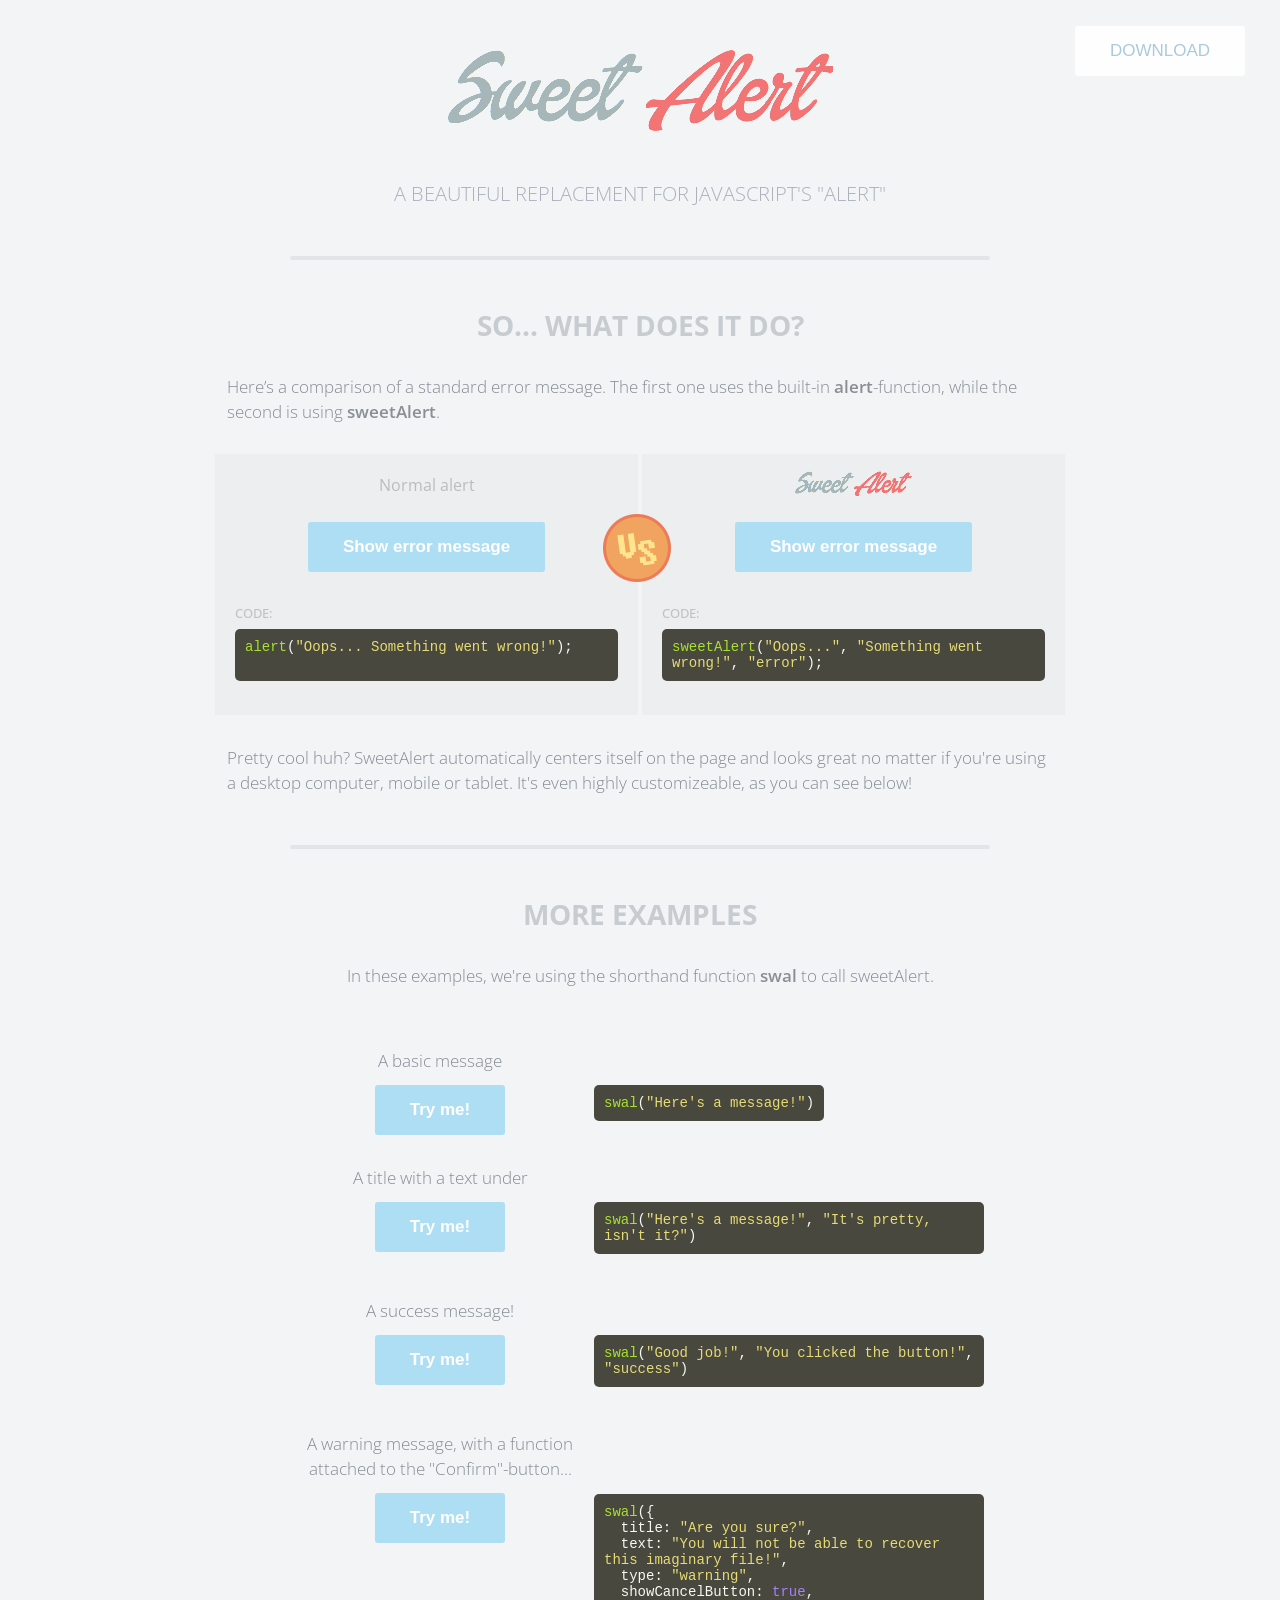
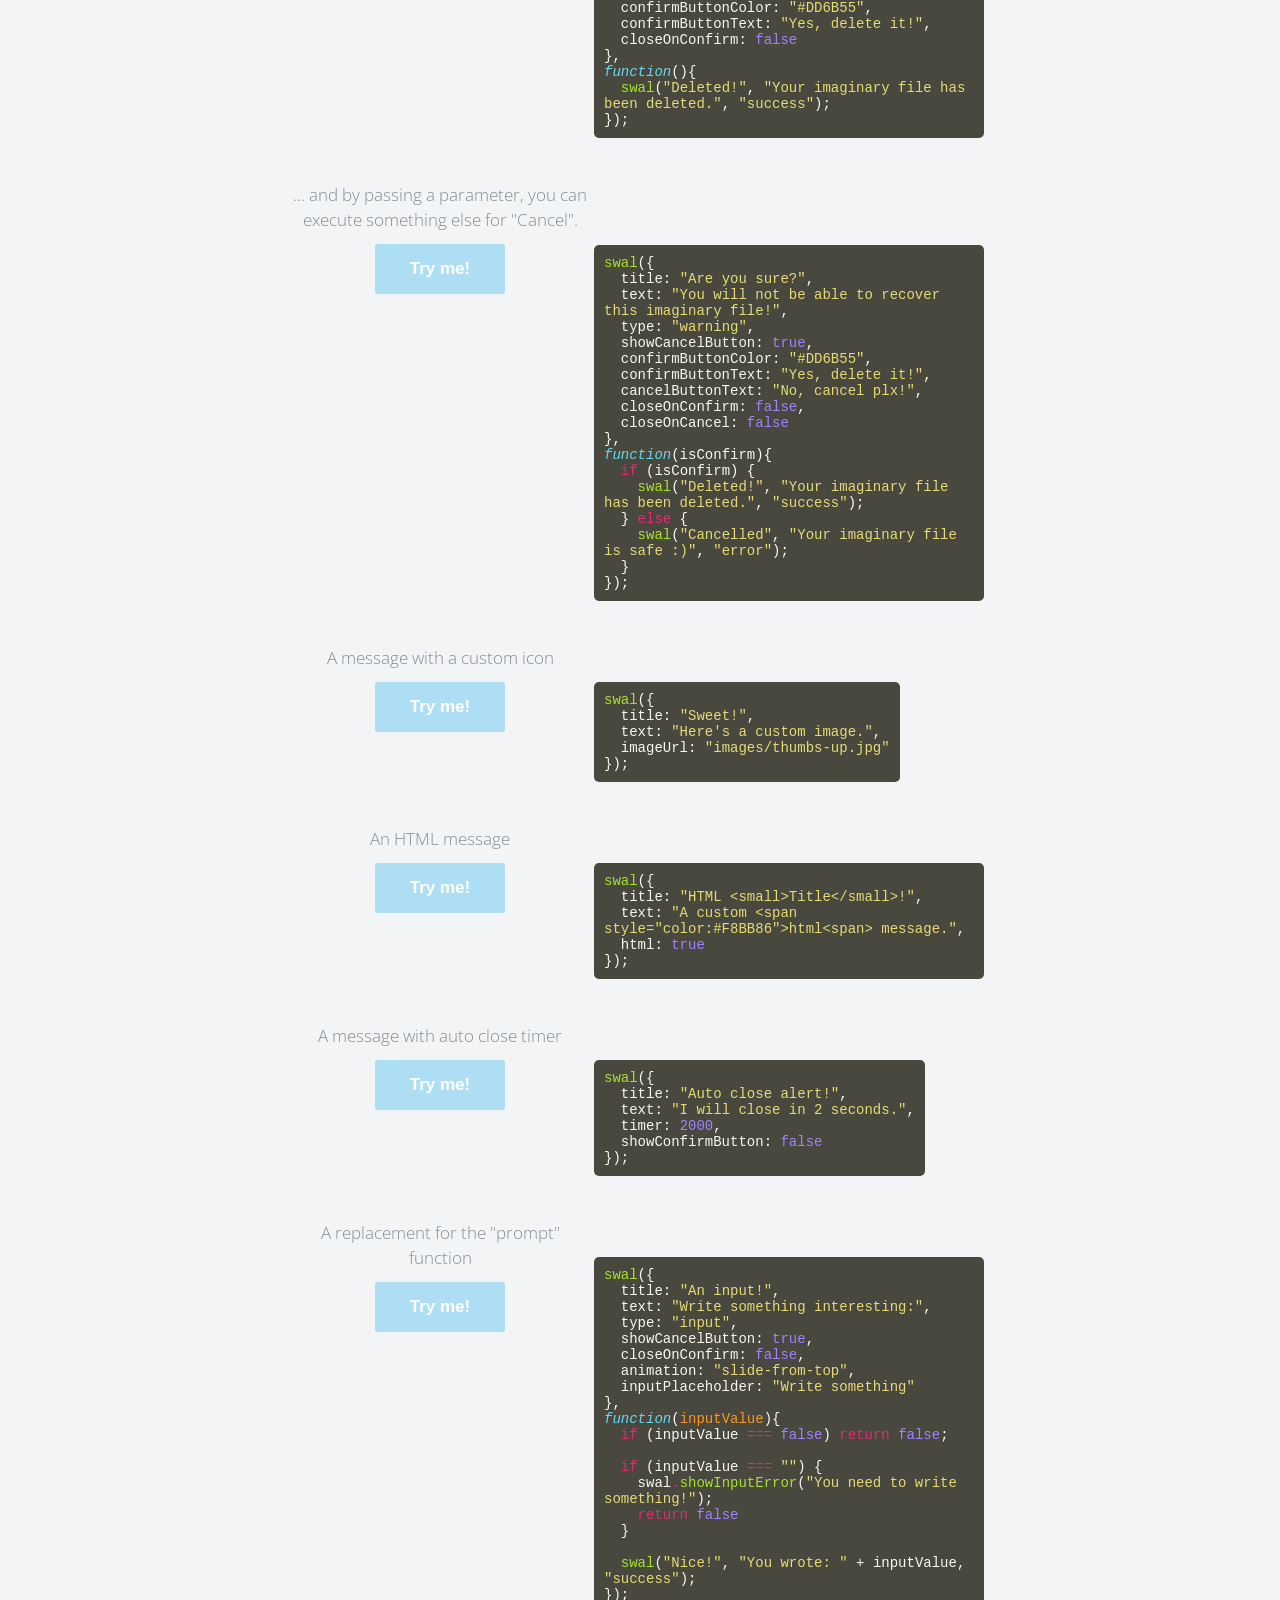
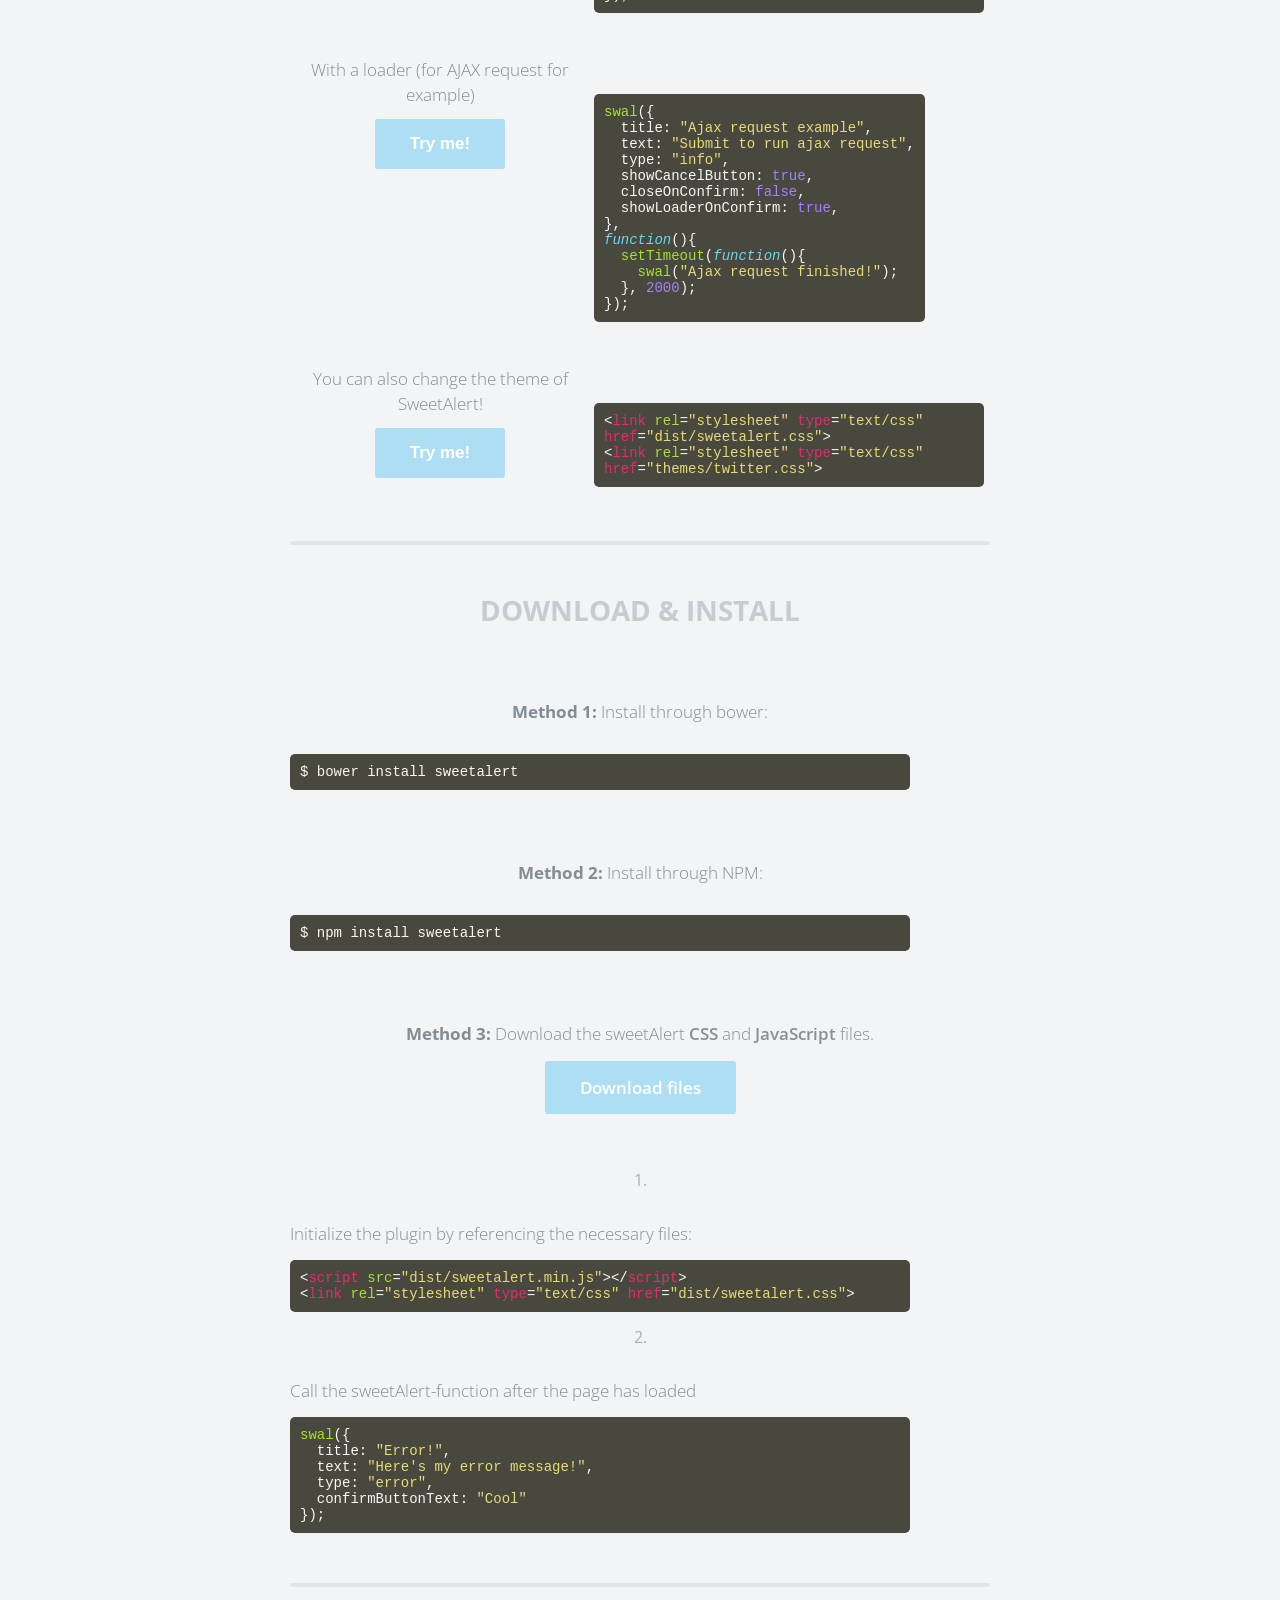
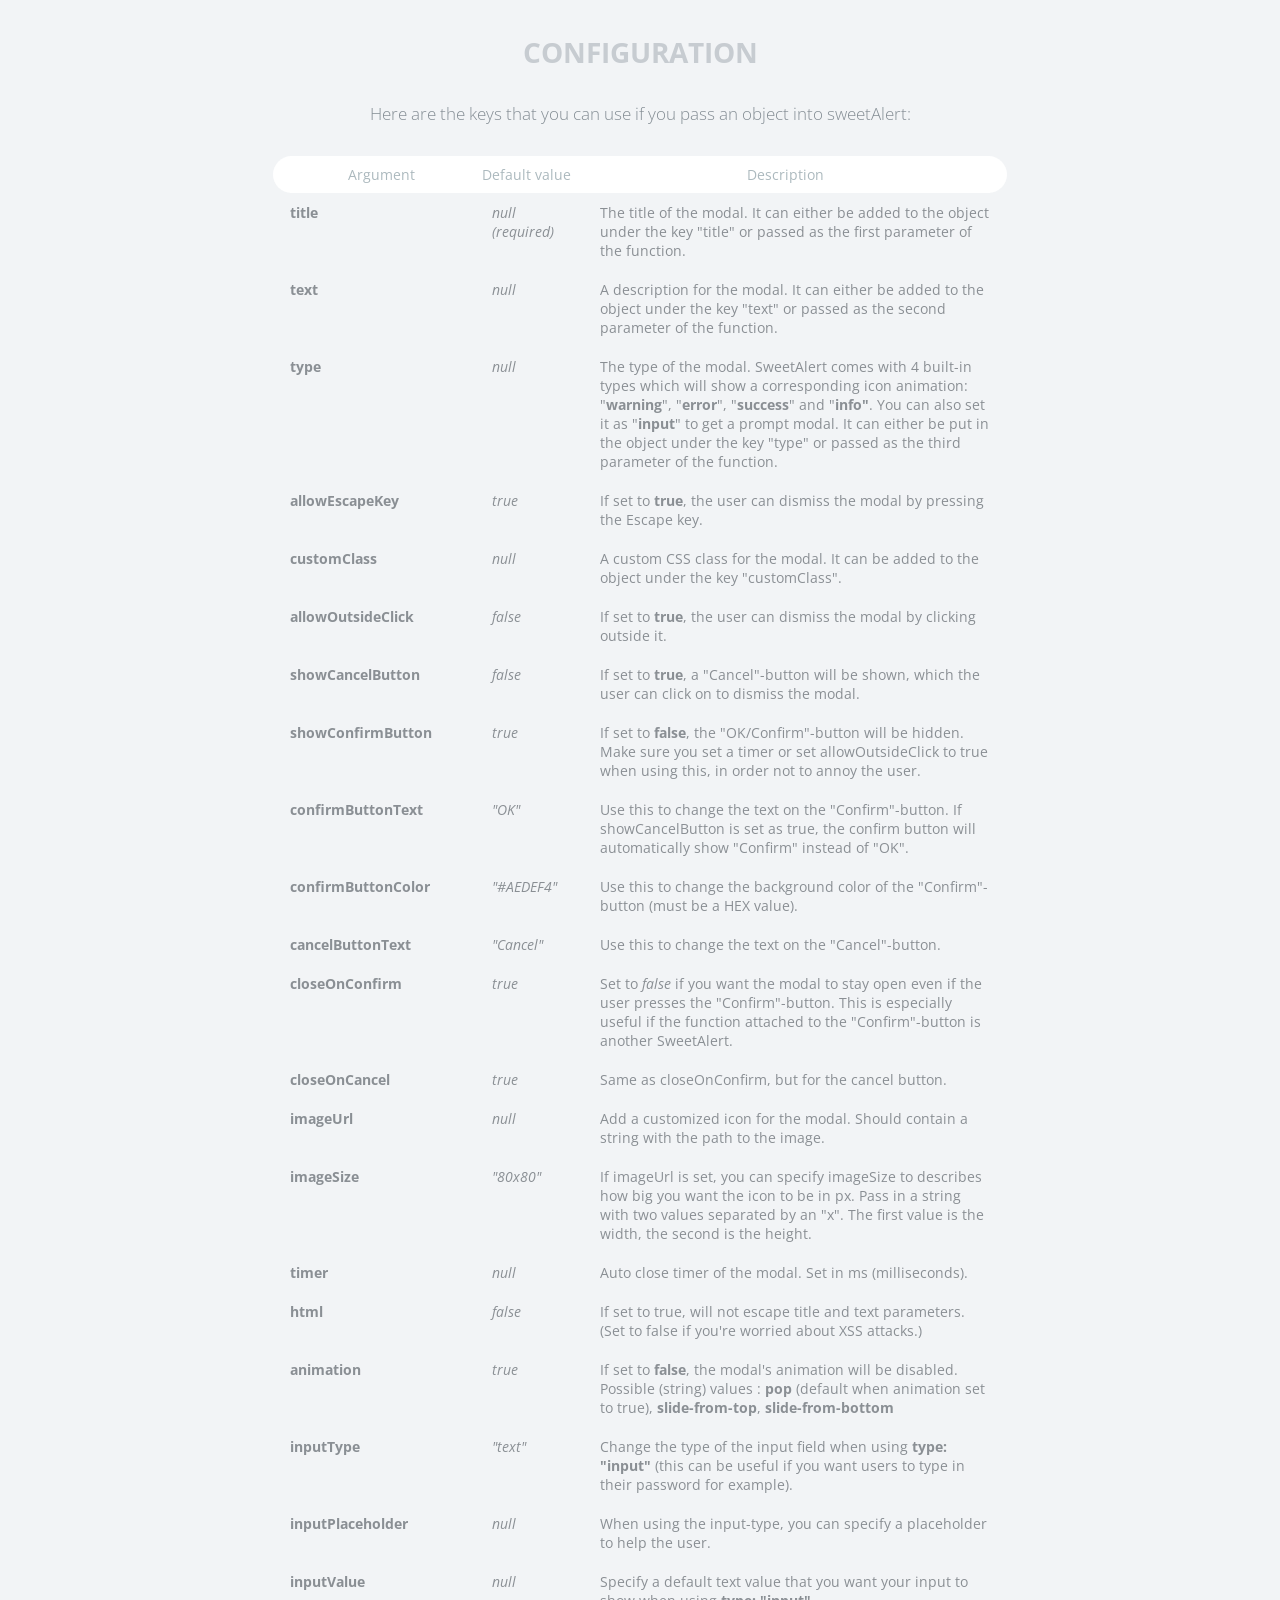
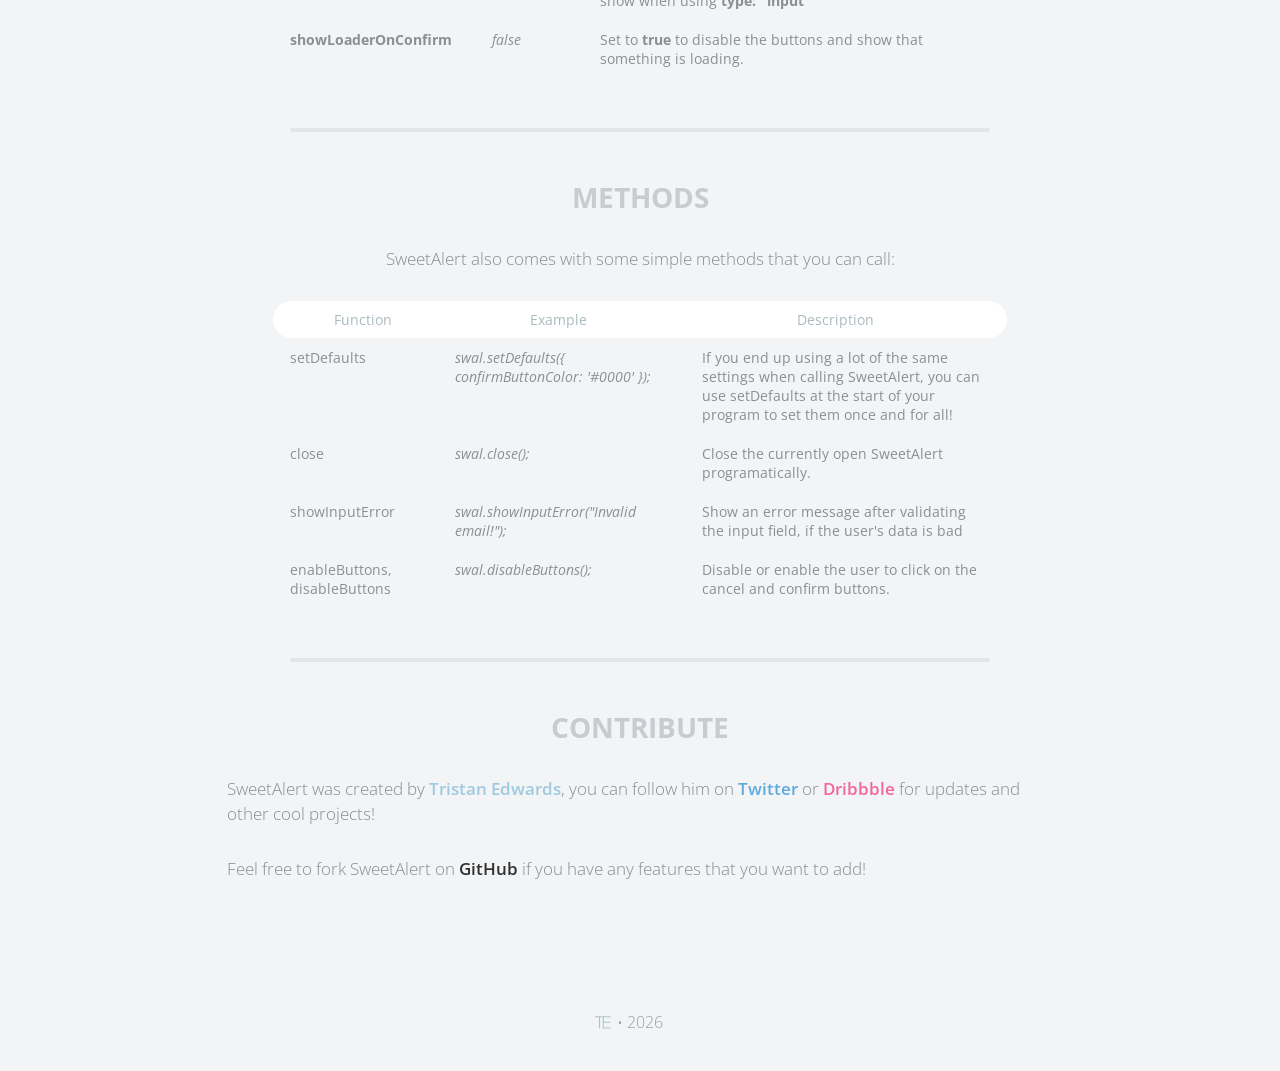
<file: static/sweetalert-1.1.1/index.html>
<!doctype html>

<html>

<head>
  <meta charset="utf-8">
  <meta name="viewport" content="width=device-width, initial-scale=1, maximum-scale=1, user-scalable=0" />
  <title>SweetAlert</title>

  <link rel="stylesheet" href="example/example.css">
  <script src="https://code.jquery.com/jquery-2.1.3.min.js"></script>

  <!-- This is what you need -->
  <script src="dist/sweetalert-dev.js"></script>
  <link rel="stylesheet" href="dist/sweetalert.css">
  <!--.......................-->

</head>

<body>

<h1>Sweet Alert</h1>
<h2>A beautiful replacement for JavaScript's "Alert"</h2>
<button class="download">Download</button>

<!-- What does it do? -->
<h3>So... What does it do?</h3>
<p>Here’s a comparison of a standard error message. The first one uses the built-in <strong>alert</strong>-function, while the second is using <strong>sweetAlert</strong>.</p>

<div class="showcase normal">
	<h4>Normal alert</h4>
	<button>Show error message</button>

	<h5>Code:</h5>
	<pre><span class="attr">alert</span>(<span class="str">"Oops... Something went wrong!"</span>);

	</pre>

	<div class="vs-icon"></div>
</div>

<div class="showcase sweet">
	<h4>Sweet Alert</h4>
	<button>Show error message</button>

	<h5>Code:</h5>
	<pre><span class="attr">sweetAlert</span>(<span class="str">"Oops..."</span>, <span class="str">"Something went wrong!"</span>, <span class="str">"error"</span>);</pre>
</div>

<p>Pretty cool huh? SweetAlert automatically centers itself on the page and looks great no matter if you're using a desktop computer, mobile or tablet. It's even highly customizeable, as you can see below!</p>


<!-- Examples -->
<h3>More examples</h3>

<p class="center">In these examples, we're using the shorthand function <strong>swal</strong> to call sweetAlert.</p>

<ul class="examples">

	<li class="message">
		<div class="ui">
			<p>A basic message</p>
			<button>Try me!</button>
		</div>
		<pre><span class="attr">swal</span>(<span class="str">"Here's a message!"</span>)</pre>
	</li>

	<li class="title-text">
		<div class="ui">
			<p>A title with a text under</p>
			<button>Try me!</button>
		</div>
		<pre><span class="attr">swal</span>(<span class="str">"Here's a message!"</span>, <span class="str">"It's pretty, isn't it?"</span>)</pre>
	</li>

	<li class="success">
		<div class="ui">
			<p>A success message!</p>
			<button>Try me!</button>
		</div>
		<pre><span class="attr">swal</span>(<span class="str">"Good job!"</span>, <span class="str">"You clicked the button!"</span>, <span class="str">"success"</span>)</pre>
	</li>

	<li class="warning confirm">
		<div class="ui">
			<p>A warning message, with a function attached to the "Confirm"-button...</p>
			<button>Try me!</button>
		</div>
		<pre><span class="attr">swal</span>({
&nbsp;&nbsp;title: <span class="str">"Are you sure?"</span>,
&nbsp;&nbsp;text: <span class="str">"You will not be able to recover this imaginary file!"</span>,
&nbsp;&nbsp;type: <span class="str">"warning"</span>,
&nbsp;&nbsp;showCancelButton: <span class="val">true</span>,
&nbsp;&nbsp;confirmButtonColor: <span class="str">"#DD6B55"</span>,
&nbsp;&nbsp;confirmButtonText: <span class="str">"Yes, delete it!"</span>,
&nbsp;&nbsp;closeOnConfirm: <span class="val">false</span>
},
<span class="func"><i>function</i></span>(){
&nbsp;&nbsp;<span class="attr">swal</span>(<span class="str">"Deleted!"</span>, <span class="str">"Your imaginary file has been deleted."</span>, <span class="str">"success"</span>);
});</pre>
	</li>

	<li class="warning cancel">
		<div class="ui">
			<p>... and by passing a parameter, you can execute something else for "Cancel".</p>
			<button>Try me!</button>
		</div>
		<pre><span class="attr">swal</span>({
&nbsp;&nbsp;title: <span class="str">"Are you sure?"</span>,
&nbsp;&nbsp;text: <span class="str">"You will not be able to recover this imaginary file!"</span>,
&nbsp;&nbsp;type: <span class="str">"warning"</span>,
&nbsp;&nbsp;showCancelButton: <span class="val">true</span>,
&nbsp;&nbsp;confirmButtonColor: <span class="str">"#DD6B55"</span>,
&nbsp;&nbsp;confirmButtonText: <span class="str">"Yes, delete it!"</span>,
&nbsp;&nbsp;cancelButtonText: <span class="str">"No, cancel plx!"</span>,
&nbsp;&nbsp;closeOnConfirm: <span class="val">false</span>,
&nbsp;&nbsp;closeOnCancel: <span class="val">false</span>
},
<span class="func"><i>function</i></span>(isConfirm){
&nbsp;&nbsp;<span class="tag">if</span> (isConfirm) {
&nbsp;&nbsp;&nbsp;&nbsp;<span class="attr">swal</span>(<span class="str">"Deleted!"</span>, <span class="str">"Your imaginary file has been deleted."</span>, <span class="str">"success"</span>);
&nbsp;&nbsp;} <span class="tag">else</span> {
	&nbsp;&nbsp;&nbsp;&nbsp;<span class="attr">swal</span>(<span class="str">"Cancelled"</span>, <span class="str">"Your imaginary file is safe :)"</span>, <span class="str">"error"</span>);
&nbsp;&nbsp;}
});</pre>
	</li>

	<li class="custom-icon">
		<div class="ui">
			<p>A message with a custom icon</p>
			<button>Try me!</button>
		</div>
		<pre><span class="attr">swal</span>({
&nbsp;&nbsp;title: <span class="str">"Sweet!"</span>,
&nbsp;&nbsp;text: <span class="str">"Here's a custom image."</span>,
&nbsp;&nbsp;imageUrl: <span class="str">"images/thumbs-up.jpg"</span>
});</pre>
	</li>

	<li class="message-html">
		<div class="ui">
			<p>An HTML message</p>
			<button>Try me!</button>
		</div>
		<pre><span class="attr">swal</span>({
&nbsp;&nbsp;title: <span class="str">"HTML &lt;small&gt;Title&lt;/small&gt;!"</span>,
&nbsp;&nbsp;text: <span class="str">"A custom &lt;span style="color:#F8BB86"&gt;html&lt;span&gt; message."</span>,
&nbsp;&nbsp;html: <span class="val">true</span>
});</pre>
	</li>

	<li class="timer">
		<div class="ui">
			<p>A message with auto close timer</p>
			<button>Try me!</button>
		</div>
		<pre><span class="attr">swal</span>({
&nbsp;&nbsp;title: <span class="str">"Auto close alert!"</span>,
&nbsp;&nbsp;text: <span class="str">"I will close in 2 seconds."</span>,
&nbsp;&nbsp;timer: <span class="val">2000</span>,
&nbsp;&nbsp;showConfirmButton: <span class="val">false</span>
});</pre>
	</li>


	<li class="input">
		<div class="ui">
			<p>A replacement for the "prompt" function</p>
			<button>Try me!</button>
		</div>
		<pre><span class="attr">swal</span>({
&nbsp;&nbsp;title: <span class="str">"An input!"</span>,
&nbsp;&nbsp;text: <span class="str">"Write something interesting:"</span>,
&nbsp;&nbsp;type: <span class="str">"input"</span>,
&nbsp;&nbsp;showCancelButton: <span class="val">true</span>,
&nbsp;&nbsp;closeOnConfirm: <span class="val">false</span>,
&nbsp;&nbsp;animation: <span class="str">"slide-from-top"</span>,
&nbsp;&nbsp;inputPlaceholder: <span class="str">"Write something"</span>
},
<span class="func"><i>function</i></span>(<span class="arg">inputValue</span>){
&nbsp;&nbsp;<span class="tag">if</span> (inputValue <span class="tag">===</span> <span class="val">false</span>) <span class="tag">return</span> <span class="val">false</span>;
&nbsp;&nbsp;
&nbsp;&nbsp;<span class="tag">if</span> (inputValue <span class="tag">===</span> <span class="str">""</span>) {
&nbsp;&nbsp;&nbsp;&nbsp;swal<span class="tag">.</span><span class="attr">showInputError</span>(<span class="str">"You need to write something!"</span>);
&nbsp;&nbsp;&nbsp;&nbsp;<span class="tag">return</span> <span class="val">false</span>
&nbsp;&nbsp;}
&nbsp;&nbsp;
&nbsp;&nbsp;<span class="attr">swal</span>(<span class="str">"Nice!"</span>, <span class="str">"You wrote: "</span> + inputValue, <span class="str">"success"</span>);
});</pre>
	</li>

  <li class="ajax">
    <div class="ui">
			<p>With a loader (for AJAX request for example)</p>
			<button>Try me!</button>
		</div>
		<pre><span class="attr">swal</span>({
&nbsp;&nbsp;title: <span class="str">"Ajax request example"</span>,
&nbsp;&nbsp;text: <span class="str">"Submit to run ajax request"</span>,
&nbsp;&nbsp;type: <span class="str">"info"</span>,
&nbsp;&nbsp;showCancelButton: <span class="val">true</span>,
&nbsp;&nbsp;closeOnConfirm: <span class="val">false</span>,
&nbsp;&nbsp;showLoaderOnConfirm: <span class="val">true</span>,
},
<span class="func"><i>function</i></span>(){
&nbsp;&nbsp;<span class="attr">setTimeout</span>(<span class="func"><i>function</i></span>(){
&nbsp;&nbsp;&nbsp;&nbsp;<span class="attr">swal</span>(<span class="str">"Ajax request finished!"</span>);
&nbsp;&nbsp;}, <span class="val">2000</span>);
});</pre>
	</li>

	<li class="theme">
		<div class="ui">
			<p>You can also change the theme of SweetAlert!</p>
			<button>Try me!</button>
		</div>
		<pre>&lt;<span class="tag">link</span> <span class="attr">rel</span>=<span class="str">"stylesheet"</span> <span class="tag">type</span>=<span class="str">"text/css"</span> <span class="tag">href</span>=<span class="str">"dist/sweetalert.css"</span>&gt;
			&lt;<span class="tag">link</span> <span class="attr">rel</span>=<span class="str">"stylesheet"</span> <span class="tag">type</span>=<span class="str">"text/css"</span> <span class="tag">href</span>=<span class="str">"themes/twitter.css"</span>&gt;</pre>
	</li>

</ul>


<!-- Download & Install -->
<h3 id="download-section">Download & install</h3>

<div class="center-container">
	<p class="center"><b>Method 1:</b> Install through bower:</p>
	<pre class="center">$ bower install sweetalert</pre>
</div>

<div class="center-container">
	<p class="center"><b>Method 2:</b> Install through NPM:</p>
	<pre class="center">$ npm install sweetalert</pre>
</div>

<p class="center"><b>Method 3:</b> Download the sweetAlert <strong>CSS</strong> and <strong>JavaScript</strong> files.</p>

<a class="button" href="https://github.com/t4t5/sweetalert/archive/master.zip" download>Download files</a>

<ol>
	<li>
		<p>Initialize the plugin by referencing the necessary files:</p>
		<pre>&lt;<span class="tag">script</span> <span class="attr">src</span>=<span class="str">"dist/sweetalert.min.js"</span>&gt;&lt;/<span class="tag">script</span>&gt;
&lt;<span class="tag">link</span> <span class="attr">rel</span>=<span class="str">"stylesheet"</span> <span class="tag">type</span>=<span class="str">"text/css"</span> <span class="tag">href</span>=<span class="str">"dist/sweetalert.css"</span>&gt;</pre>
	</li>

	<li>
		<p>Call the sweetAlert-function after the page has loaded</p>
		<pre><span class="attr">swal</span>({
&nbsp;&nbsp;title: <span class="str">"Error!"</span>,
&nbsp;&nbsp;text: <span class="str">"Here's my error message!"</span>,
&nbsp;&nbsp;type: <span class="str">"error"</span>,
&nbsp;&nbsp;confirmButtonText: <span class="str">"Cool"</span>
});
</pre>
	</li>
</ol>



<!-- Configuration -->
<h3>Configuration</h3>

<p class="center">Here are the keys that you can use if you pass an object into sweetAlert:</p>

<table>
	<tr class="titles">
		<th>
			<div class="border-left"></div>
			Argument
		</th>
		<th>Default value</th>
		<th>
			<div class="border-right"></div>
			Description
		</th>
	</tr>
	<tr>
		<td><b>title</b></td>
		<td><i>null (required)</i></td>
		<td>The title of the modal. It can either be added to the object under the key "title" or passed as the first parameter of the function.</td>
	</tr>
	<tr>
		<td><b>text</b></td>
		<td><i>null</i></td>
		<td>A description for the modal. It can either be added to the object under the key "text" or passed as the second parameter of the function.</td>
	</tr>
	<tr>
		<td><b>type</b></td>
		<td><i>null</i></td>
		<td>The type of the modal. SweetAlert comes with 4 built-in types which will show a corresponding icon animation: "<strong>warning</strong>", "<strong>error</strong>", "<strong>success</strong>" and "<strong>info"</strong>. You can also set it as "<strong>input</strong>" to get a prompt modal. It can either be put in the object under the key "type" or passed as the third parameter of the function.</td>
	</tr>
    <tr>
      <td><b>allowEscapeKey</b></td>
      <td><i>true</i></td>
      <td>If set to <strong>true</strong>, the user can dismiss the modal by pressing the Escape key.</td>
    </tr>
	<tr>
		<td><b>customClass</b></td>
		<td><i>null</i></td>
		<td>A custom CSS class for the modal. It can be added to the object under the key "customClass".</td>
	</tr>
	<tr>
		<td><b>allowOutsideClick</b></td>
		<td><i>false</i></td>
		<td>If set to <strong>true</strong>, the user can dismiss the modal by clicking outside it.</td>
	</tr>
	<tr>
		<td><b>showCancelButton</b></td>
		<td><i>false</i></td>
		<td>If set to <strong>true</strong>, a "Cancel"-button will be shown, which the user can click on to dismiss the modal.</td>
	</tr>
	<tr>
		<td><b>showConfirmButton</b></td>
		<td><i>true</i></td>
		<td>If set to <strong>false</strong>, the "OK/Confirm"-button will be hidden. Make sure you set a timer or set allowOutsideClick to true when using this, in order not to annoy the user.</td>
	</tr>
	<tr>
		<td><b>confirmButtonText</b></td>
		<td><i>"OK"</i></td>
		<td>Use this to change the text on the "Confirm"-button. If showCancelButton is set as true, the confirm button will automatically show "Confirm" instead of "OK".</td>
	</tr>
	<tr>
		<td><b>confirmButtonColor</b></td>
		<td><i>"#AEDEF4"</i></td>
		<td>Use this to change the background color of the "Confirm"-button (must be a HEX value).</td>
	</tr>
	<tr>
		<td><b>cancelButtonText</b></td>
		<td><i>"Cancel"</i></td>
		<td>Use this to change the text on the "Cancel"-button.</td>
	</tr>
	<tr>
		<td><b>closeOnConfirm</b></td>
		<td><i>true</i></td>
		<td>Set to <i>false</i> if you want the modal to stay open even if the user presses the "Confirm"-button. This is especially useful if the function attached to the "Confirm"-button is another SweetAlert.</td>
	</tr>
	<tr>
		<td><b>closeOnCancel</b></td>
		<td><i>true</i></td>
		<td>Same as closeOnConfirm, but for the cancel button.</td>
	</tr>
	<tr>
		<td><b>imageUrl</b></td>
		<td><i>null</i></td>
		<td>Add a customized icon for the modal. Should contain a string with the path to the image.</td>
	</tr>
	<tr>
		<td><b>imageSize</b></td>
		<td><i>"80x80"</i></td>
		<td>If imageUrl is set, you can specify imageSize to describes how big you want the icon to be in px. Pass in a string with two values separated by an "x". The first value is the width, the second is the height.</td>
	</tr>
	<tr>
		<td><b>timer</b></td>
		<td><i>null</i></td>
		<td>Auto close timer of the modal. Set in ms (milliseconds).</td>
	</tr>
	<tr>
		<td><b>html</b></td>
		<td><i>false</i></td>
		<td>If set to true, will not escape title and text parameters. (Set to false if you're worried about XSS attacks.)</td>
	</tr>
	<tr>
		<td><b>animation</b></td>
		<td><i>true</i></td>
		<td>If set to <strong>false</strong>, the modal's animation will be disabled. Possible (string) values : <strong>pop</strong> (default when animation set to true), <strong>slide-from-top</strong>, <strong>slide-from-bottom</strong></td>
	</tr>
	<tr>
		<td><b>inputType</b></td>
		<td><i>"text"</i></td>
		<td>Change the type of the input field when using <strong>type: "input"</strong> (this can be useful if you want users to type in their password for example).</td>
	</tr>
	<tr>
		<td><b>inputPlaceholder</b></td>
		<td><i>null</i></td>
		<td>When using the input-type, you can specify a placeholder to help the user.</td>
	</tr>
	<tr>
		<td><b>inputValue</b></td>
		<td><i>null</i></td>
		<td>Specify a default text value that you want your input to show when using <strong>type: "input"</strong></td>
	</tr>
	<tr>
		<td><b>showLoaderOnConfirm</b></td>
		<td><i>false</i></td>
    <td>Set to <strong>true</strong> to disable the buttons and show that something is loading.</td>
	</tr>
</table>


<!-- Methods -->
<h3>Methods</h3>

<p class="center">SweetAlert also comes with some simple methods that you can call:</p>

<table>
	<tr class="titles">
		<th>
			<div class="border-left"></div>
			Function
		</th>
		<th>Example</th>
		<th>
			<div class="border-right"></div>
			Description
		</th>
	</tr>
	<tr>
		<td>setDefaults</td>
		<td><i>swal.setDefaults({ confirmButtonColor: '#0000' });</i></td>
		<td>If you end up using a lot of the same settings when calling SweetAlert, you can use setDefaults at the start of your program to set them once and for all!</td>
	</tr>
	<tr>
		<td>close</td>
		<td><i>swal.close();</i></td>
		<td>Close the currently open SweetAlert programatically.</td>
	</tr>
	<tr>
		<td>showInputError</td>
		<td><i>swal.showInputError("Invalid email!");</i></td>
		<td>Show an error message after validating the input field, if the user's data is bad</td>
	</tr>
	<tr>
		<td>enableButtons, disableButtons</td>
		<td><i>swal.disableButtons();</i></td>
		<td>Disable or enable the user to click on the cancel and confirm buttons.</td>
	</tr>
</table>



<!-- Contribute -->
<h3>Contribute</h3>
<p>SweetAlert was created by <a href="http://tristanedwards.me" target="_blank">Tristan Edwards</a>, you can follow him on <a href="https://twitter.com/t4t5" target="_blank" class="twitter">Twitter</a> or <a href="https://dribbble.com/tristanedwards" target="_blank" class="dribbble">Dribbble</a> for updates and other cool projects!</p>
<p>Feel free to fork SweetAlert on <a href="https://github.com/t4t5/sweetalert" class="github">GitHub</a> if you have any features that you want to add!</p>


<footer>
	<span class="te-logo">TE</span> • <script>document.write(new Date().getFullYear())</script>
</footer>


<script>

document.querySelector('button.download').onclick = function(){
	$("html, body").animate({ scrollTop: $("#download-section").offset().top }, 1000);
};

document.querySelector('.showcase.normal button').onclick = function(){
	alert("Oops... Something went wrong!");
};

document.querySelector('.showcase.sweet button').onclick = function(){
	swal("Oops...", "Something went wrong!", "error");
};

document.querySelector('ul.examples li.message button').onclick = function(){
	swal("Here's a message!");
};

document.querySelector('ul.examples li.timer button').onclick = function(){
	swal({
		title: "Auto close alert!",
		text: "I will close in 2 seconds.",
		timer: 2000,
		showConfirmButton: false
	});
};

document.querySelector('ul.examples li.title-text button').onclick = function(){
	swal("Here's a message!", "It's pretty, isn't it?");
};

document.querySelector('ul.examples li.success button').onclick = function(){
	swal("Good job!", "You clicked the button!", "success");
};

document.querySelector('ul.examples li.warning.confirm button').onclick = function(){
	swal({
		title: "Are you sure?",
		text: "You will not be able to recover this imaginary file!",
		type: "warning",
		showCancelButton: true,
		confirmButtonColor: '#DD6B55',
		confirmButtonText: 'Yes, delete it!',
		closeOnConfirm: false
	},
	function(){
		swal("Deleted!", "Your imaginary file has been deleted!", "success");
	});
};

document.querySelector('ul.examples li.warning.cancel button').onclick = function(){
	swal({
		title: "Are you sure?",
		text: "You will not be able to recover this imaginary file!",
		type: "warning",
		showCancelButton: true,
		confirmButtonColor: '#DD6B55',
		confirmButtonText: 'Yes, delete it!',
		cancelButtonText: "No, cancel plx!",
		closeOnConfirm: false,
		closeOnCancel: false
	},
	function(isConfirm){
    if (isConfirm){
      swal("Deleted!", "Your imaginary file has been deleted!", "success");
    } else {
      swal("Cancelled", "Your imaginary file is safe :)", "error");
    }
	});
};

document.querySelector('ul.examples li.custom-icon button').onclick = function(){
	swal({
		title: "Sweet!",
		text: "Here's a custom image.",
		imageUrl: 'example/images/thumbs-up.jpg'
	});
};

document.querySelector('ul.examples li.message-html button').onclick = function(){
	swal({
		title: "HTML <small>Title</small>!",
		text: 'A custom <span style="color:#F8BB86">html<span> message.',
		html: true
	});
};

document.querySelector('ul.examples li.input button').onclick = function(){
	swal({
		title: "An input!",
		text: 'Write something interesting:',
		type: 'input',
		showCancelButton: true,
		closeOnConfirm: false,
		animation: "slide-from-top",
		inputPlaceholder: "Write something",
	},
	function(inputValue){
		if (inputValue === false) return false;

		if (inputValue === "") {
			swal.showInputError("You need to write something!");
			return false;
		}
    
		swal("Nice!", 'You wrote: ' + inputValue, "success");

	});
};

document.querySelector('ul.examples li.theme button').onclick = function() {
	swal({
		title: "Themes!",
		text: "Here's the Twitter theme for SweetAlert!",
		confirmButtonText: "Cool!",
		customClass: 'twitter'
	});
};

document.querySelector('ul.examples li.ajax button').onclick = function() {
  swal({
    title: 'Ajax request example',
    text: 'Submit to run ajax request',
    type: 'info',
    showCancelButton: true,
    closeOnConfirm: false,
    showLoaderOnConfirm: true,
  }, function(){
    setTimeout(function() {
      swal('Ajax request finished!');
    }, 2000);
  });
};

</script>



</body>

</html>
</file>
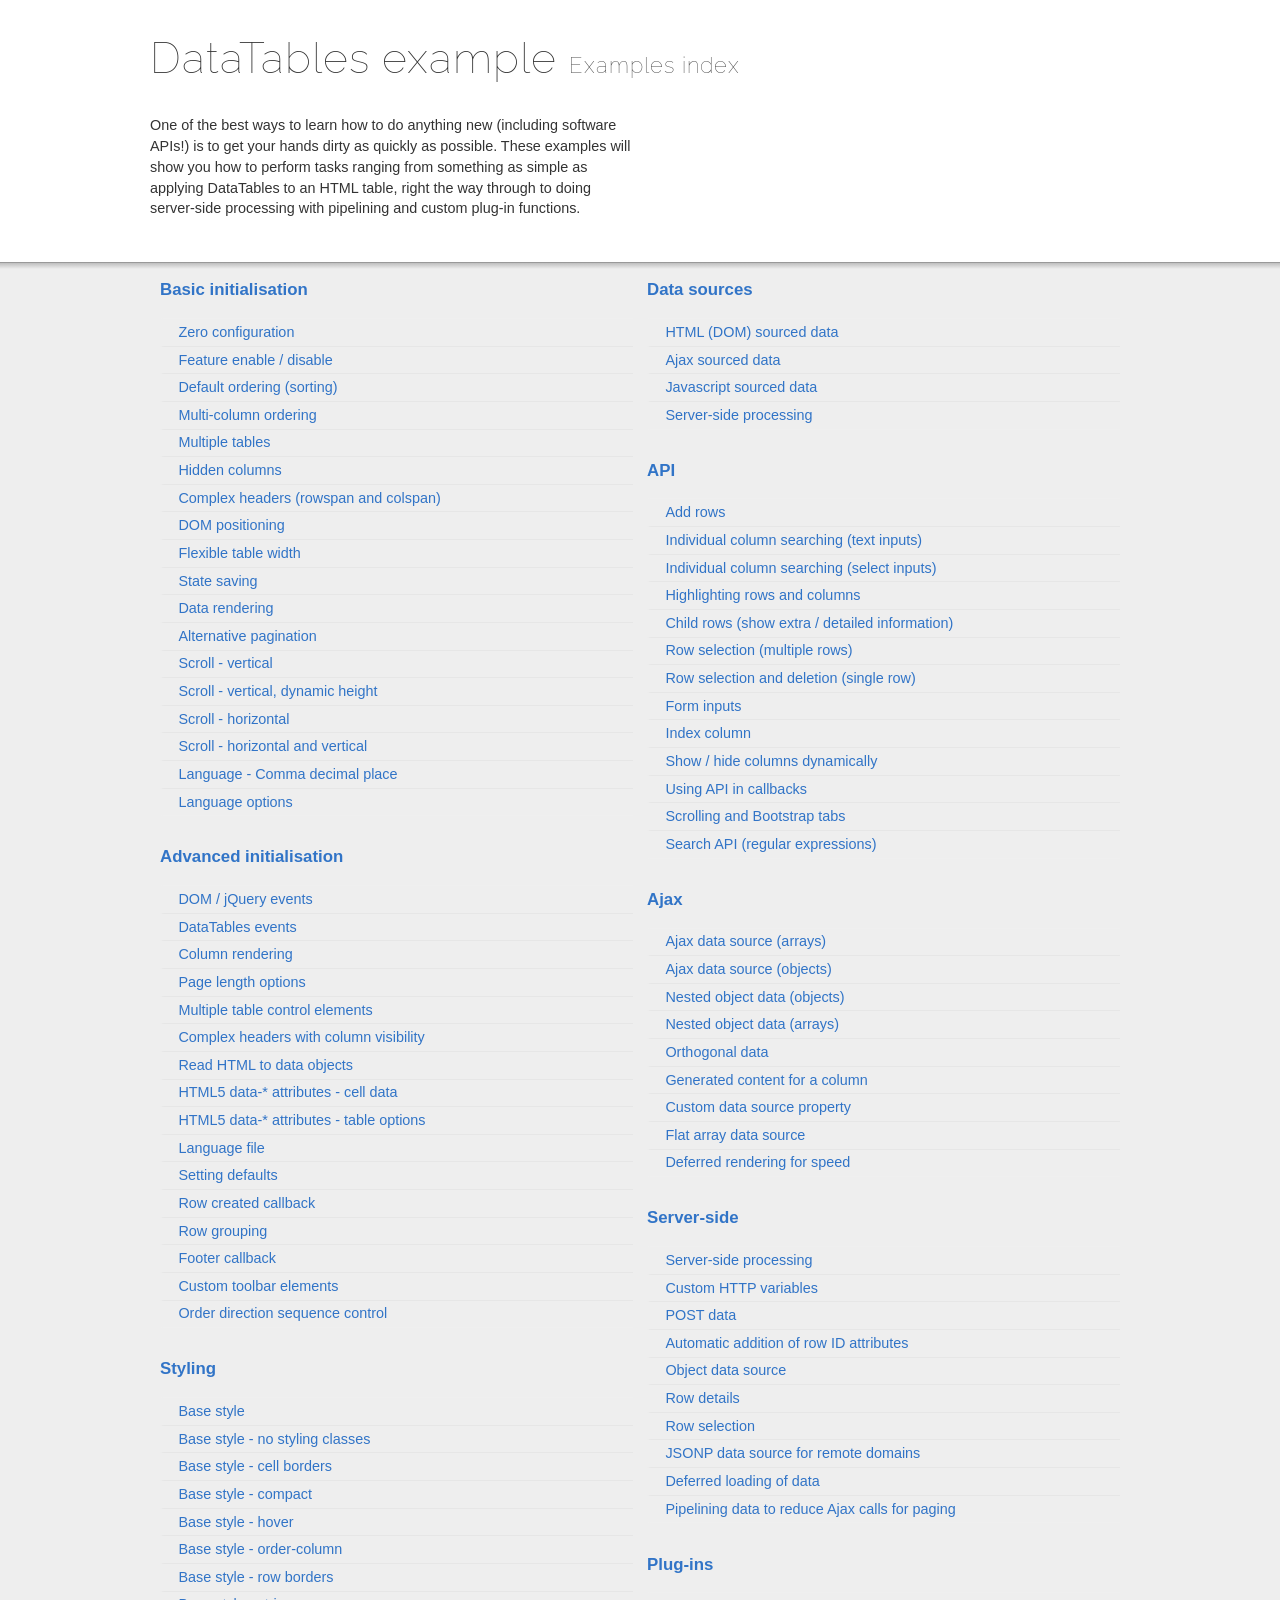
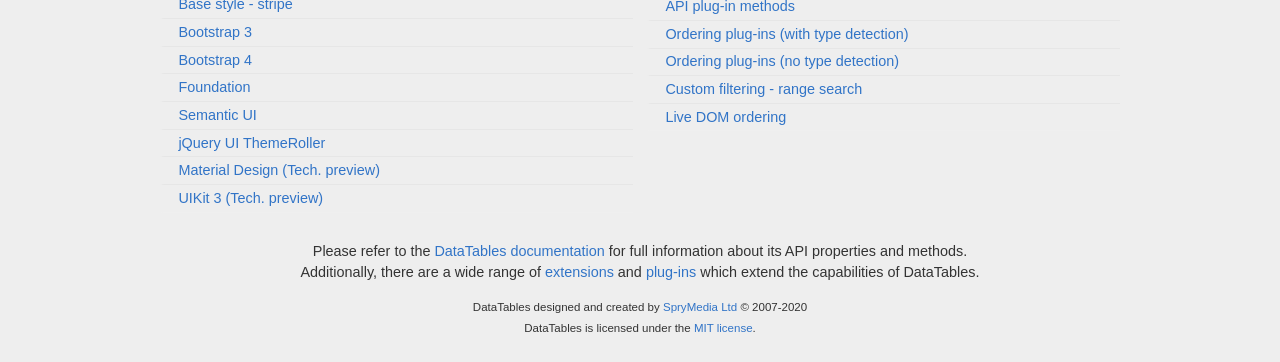
<file: static/DataTables-1.10.21/examples/index.html>
<!DOCTYPE html>
<html>
<head>
	<meta charset="utf-8">
	<link rel="shortcut icon" type="image/ico" href="http://www.datatables.net/favicon.ico">
	<meta name="viewport" content="width=device-width, initial-scale=1, minimum-scale=1.0, user-scalable=no">
	<link rel="stylesheet" type="text/css" href="./resources/syntax/shCore.css">
	<link rel="stylesheet" type="text/css" href="./resources/demo.css">
	<script type="text/javascript" language="javascript" src="https://code.jquery.com/jquery-3.5.1.js"></script>
	<script type="text/javascript" language="javascript" src="./resources/syntax/shCore.js"></script>
	<script type="text/javascript" language="javascript" src="./resources/demo.js"></script>
	<title>DataTables examples - Examples index</title>
</head>
<body class="dt-example">
	<div class="container">
		<section>
			<h1>DataTables example <span>Examples index</span></h1>
			<div class="info">
				<p>One of the best ways to learn how to do anything new (including software APIs!) is to get your hands dirty as quickly as possible. These examples will show you
				how to perform tasks ranging from something as simple as applying DataTables to an HTML table, right the way through to doing server-side processing with
				pipelining and custom plug-in functions.</p>
			</div>
		</section>
	</div>
	<section>
		<div class="footer">
			<div class="gradient"></div>
			<div class="liner">
				<div class="toc">
					<div class="toc-group">
						<h3><a href="./basic_init/index.html">Basic initialisation</a></h3>
						<ul class="toc">
							<li>
								<a href="./basic_init/zero_configuration.html">Zero configuration</a>
							</li>
							<li>
								<a href="./basic_init/filter_only.html">Feature enable / disable</a>
							</li>
							<li>
								<a href="./basic_init/table_sorting.html">Default ordering (sorting)</a>
							</li>
							<li>
								<a href="./basic_init/multi_col_sort.html">Multi-column ordering</a>
							</li>
							<li>
								<a href="./basic_init/multiple_tables.html">Multiple tables</a>
							</li>
							<li>
								<a href="./basic_init/hidden_columns.html">Hidden columns</a>
							</li>
							<li>
								<a href="./basic_init/complex_header.html">Complex headers (rowspan and colspan)</a>
							</li>
							<li>
								<a href="./basic_init/dom.html">DOM positioning</a>
							</li>
							<li>
								<a href="./basic_init/flexible_width.html">Flexible table width</a>
							</li>
							<li>
								<a href="./basic_init/state_save.html">State saving</a>
							</li>
							<li>
								<a href="./basic_init/data_rendering.html">Data rendering</a>
							</li>
							<li>
								<a href="./basic_init/alt_pagination.html">Alternative pagination</a>
							</li>
							<li>
								<a href="./basic_init/scroll_y.html">Scroll - vertical</a>
							</li>
							<li>
								<a href="./basic_init/scroll_y_dynamic.html">Scroll - vertical, dynamic height</a>
							</li>
							<li>
								<a href="./basic_init/scroll_x.html">Scroll - horizontal</a>
							</li>
							<li>
								<a href="./basic_init/scroll_xy.html">Scroll - horizontal and vertical</a>
							</li>
							<li>
								<a href="./basic_init/comma-decimal.html">Language - Comma decimal place</a>
							</li>
							<li>
								<a href="./basic_init/language.html">Language options</a>
							</li>
						</ul>
					</div>
					<div class="toc-group">
						<h3><a href="./advanced_init/index.html">Advanced initialisation</a></h3>
						<ul class="toc">
							<li>
								<a href="./advanced_init/events_live.html">DOM / jQuery events</a>
							</li>
							<li>
								<a href="./advanced_init/dt_events.html">DataTables events</a>
							</li>
							<li>
								<a href="./advanced_init/column_render.html">Column rendering</a>
							</li>
							<li>
								<a href="./advanced_init/length_menu.html">Page length options</a>
							</li>
							<li>
								<a href="./advanced_init/dom_multiple_elements.html">Multiple table control elements</a>
							</li>
							<li>
								<a href="./advanced_init/complex_header.html">Complex headers with column visibility</a>
							</li>
							<li>
								<a href="./advanced_init/object_dom_read.html">Read HTML to data objects</a>
							</li>
							<li>
								<a href="./advanced_init/html5-data-attributes.html">HTML5 data-* attributes - cell data</a>
							</li>
							<li>
								<a href="./advanced_init/html5-data-options.html">HTML5 data-* attributes - table options</a>
							</li>
							<li>
								<a href="./advanced_init/language_file.html">Language file</a>
							</li>
							<li>
								<a href="./advanced_init/defaults.html">Setting defaults</a>
							</li>
							<li>
								<a href="./advanced_init/row_callback.html">Row created callback</a>
							</li>
							<li>
								<a href="./advanced_init/row_grouping.html">Row grouping</a>
							</li>
							<li>
								<a href="./advanced_init/footer_callback.html">Footer callback</a>
							</li>
							<li>
								<a href="./advanced_init/dom_toolbar.html">Custom toolbar elements</a>
							</li>
							<li>
								<a href="./advanced_init/sort_direction_control.html">Order direction sequence control</a>
							</li>
						</ul>
					</div>
					<div class="toc-group">
						<h3><a href="./styling/index.html">Styling</a></h3>
						<ul class="toc">
							<li>
								<a href="./styling/display.html">Base style</a>
							</li>
							<li>
								<a href="./styling/no-classes.html">Base style - no styling classes</a>
							</li>
							<li>
								<a href="./styling/cell-border.html">Base style - cell borders</a>
							</li>
							<li>
								<a href="./styling/compact.html">Base style - compact</a>
							</li>
							<li>
								<a href="./styling/hover.html">Base style - hover</a>
							</li>
							<li>
								<a href="./styling/order-column.html">Base style - order-column</a>
							</li>
							<li>
								<a href="./styling/row-border.html">Base style - row borders</a>
							</li>
							<li>
								<a href="./styling/stripe.html">Base style - stripe</a>
							</li>
							<li>
								<a href="./styling/bootstrap.html">Bootstrap 3</a>
							</li>
							<li>
								<a href="./styling/bootstrap4.html">Bootstrap 4</a>
							</li>
							<li>
								<a href="./styling/foundation.html">Foundation</a>
							</li>
							<li>
								<a href="./styling/semanticui.html">Semantic UI</a>
							</li>
							<li>
								<a href="./styling/jqueryUI.html">jQuery UI ThemeRoller</a>
							</li>
							<li>
								<a href="./styling/material.html">Material Design (Tech. preview)</a>
							</li>
							<li>
								<a href="./styling/uikit.html">UIKit 3 (Tech. preview)</a>
							</li>
						</ul>
					</div>
					<div class="toc-group">
						<h3><a href="./data_sources/index.html">Data sources</a></h3>
						<ul class="toc">
							<li>
								<a href="./data_sources/dom.html">HTML (DOM) sourced data</a>
							</li>
							<li>
								<a href="./data_sources/ajax.html">Ajax sourced data</a>
							</li>
							<li>
								<a href="./data_sources/js_array.html">Javascript sourced data</a>
							</li>
							<li>
								<a href="./data_sources/server_side.html">Server-side processing</a>
							</li>
						</ul>
					</div>
					<div class="toc-group">
						<h3><a href="./api/index.html">API</a></h3>
						<ul class="toc">
							<li>
								<a href="./api/add_row.html">Add rows</a>
							</li>
							<li>
								<a href="./api/multi_filter.html">Individual column searching (text inputs)</a>
							</li>
							<li>
								<a href="./api/multi_filter_select.html">Individual column searching (select inputs)</a>
							</li>
							<li>
								<a href="./api/highlight.html">Highlighting rows and columns</a>
							</li>
							<li>
								<a href="./api/row_details.html">Child rows (show extra / detailed information)</a>
							</li>
							<li>
								<a href="./api/select_row.html">Row selection (multiple rows)</a>
							</li>
							<li>
								<a href="./api/select_single_row.html">Row selection and deletion (single row)</a>
							</li>
							<li>
								<a href="./api/form.html">Form inputs</a>
							</li>
							<li>
								<a href="./api/counter_columns.html">Index column</a>
							</li>
							<li>
								<a href="./api/show_hide.html">Show / hide columns dynamically</a>
							</li>
							<li>
								<a href="./api/api_in_init.html">Using API in callbacks</a>
							</li>
							<li>
								<a href="./api/tabs_and_scrolling.html">Scrolling and Bootstrap tabs</a>
							</li>
							<li>
								<a href="./api/regex.html">Search API (regular expressions)</a>
							</li>
						</ul>
					</div>
					<div class="toc-group">
						<h3><a href="./ajax/index.html">Ajax</a></h3>
						<ul class="toc">
							<li>
								<a href="./ajax/simple.html">Ajax data source (arrays)</a>
							</li>
							<li>
								<a href="./ajax/objects.html">Ajax data source (objects)</a>
							</li>
							<li>
								<a href="./ajax/deep.html">Nested object data (objects)</a>
							</li>
							<li>
								<a href="./ajax/objects_subarrays.html">Nested object data (arrays)</a>
							</li>
							<li>
								<a href="./ajax/orthogonal-data.html">Orthogonal data</a>
							</li>
							<li>
								<a href="./ajax/null_data_source.html">Generated content for a column</a>
							</li>
							<li>
								<a href="./ajax/custom_data_property.html">Custom data source property</a>
							</li>
							<li>
								<a href="./ajax/custom_data_flat.html">Flat array data source</a>
							</li>
							<li>
								<a href="./ajax/defer_render.html">Deferred rendering for speed</a>
							</li>
						</ul>
					</div>
					<div class="toc-group">
						<h3><a href="./server_side/index.html">Server-side</a></h3>
						<ul class="toc">
							<li>
								<a href="./server_side/simple.html">Server-side processing</a>
							</li>
							<li>
								<a href="./server_side/custom_vars.html">Custom HTTP variables</a>
							</li>
							<li>
								<a href="./server_side/post.html">POST data</a>
							</li>
							<li>
								<a href="./server_side/ids.html">Automatic addition of row ID attributes</a>
							</li>
							<li>
								<a href="./server_side/object_data.html">Object data source</a>
							</li>
							<li>
								<a href="./server_side/row_details.html">Row details</a>
							</li>
							<li>
								<a href="./server_side/select_rows.html">Row selection</a>
							</li>
							<li>
								<a href="./server_side/jsonp.html">JSONP data source for remote domains</a>
							</li>
							<li>
								<a href="./server_side/defer_loading.html">Deferred loading of data</a>
							</li>
							<li>
								<a href="./server_side/pipeline.html">Pipelining data to reduce Ajax calls for paging</a>
							</li>
						</ul>
					</div>
					<div class="toc-group">
						<h3><a href="./plug-ins/index.html">Plug-ins</a></h3>
						<ul class="toc">
							<li>
								<a href="./plug-ins/api.html">API plug-in methods</a>
							</li>
							<li>
								<a href="./plug-ins/sorting_auto.html">Ordering plug-ins (with type detection)</a>
							</li>
							<li>
								<a href="./plug-ins/sorting_manual.html">Ordering plug-ins (no type detection)</a>
							</li>
							<li>
								<a href="./plug-ins/range_filtering.html">Custom filtering - range search</a>
							</li>
							<li>
								<a href="./plug-ins/dom_sort.html">Live DOM ordering</a>
							</li>
						</ul>
					</div>
				</div>
				<div class="epilogue">
					<p>Please refer to the <a href="http://www.datatables.net">DataTables documentation</a> for full information about its API properties and methods.<br>
					Additionally, there are a wide range of <a href="http://www.datatables.net/extensions">extensions</a> and <a href=
					"http://www.datatables.net/plug-ins">plug-ins</a> which extend the capabilities of DataTables.</p>
					<p class="copyright">DataTables designed and created by <a href="http://www.sprymedia.co.uk">SpryMedia Ltd</a> © 2007-2020<br>
					DataTables is licensed under the <a href="http://www.datatables.net/mit">MIT license</a>.</p>
				</div>
			</div>
		</div>
	</section>
</body>
</html>
</file>
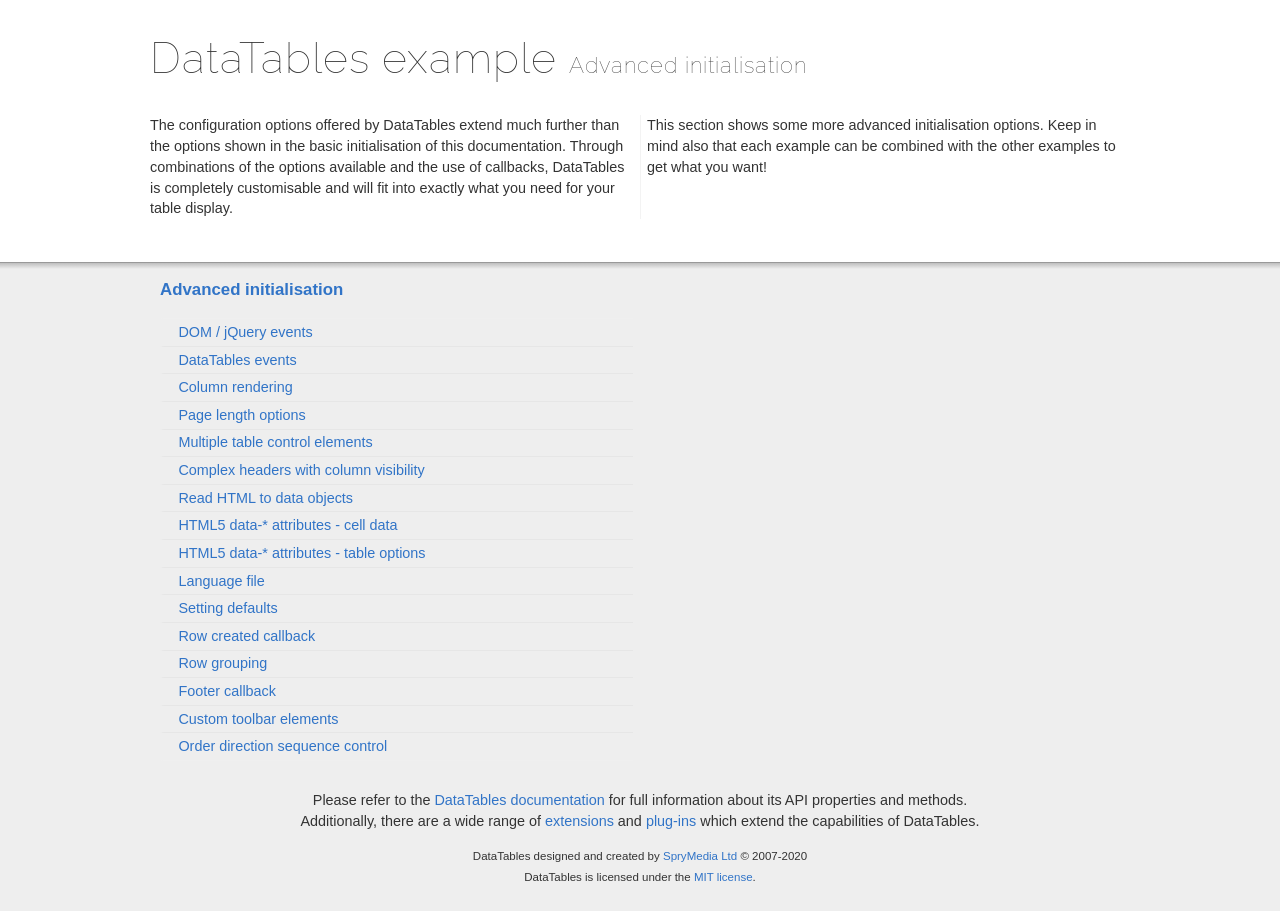
<file: static/DataTables-1.10.21/examples/advanced_init/index.html>
<!DOCTYPE html>
<html>
<head>
	<meta charset="utf-8">
	<link rel="shortcut icon" type="image/ico" href="http://www.datatables.net/favicon.ico">
	<meta name="viewport" content="width=device-width, initial-scale=1, minimum-scale=1.0, user-scalable=no">
	<link rel="stylesheet" type="text/css" href="../resources/syntax/shCore.css">
	<link rel="stylesheet" type="text/css" href="../resources/demo.css">
	<script type="text/javascript" language="javascript" src="https://code.jquery.com/jquery-3.5.1.js"></script>
	<script type="text/javascript" language="javascript" src="../resources/syntax/shCore.js"></script>
	<script type="text/javascript" language="javascript" src="../resources/demo.js"></script>
	<title>DataTables examples - Advanced initialisation</title>
</head>
<body class="dt-example">
	<div class="container">
		<section>
			<h1>DataTables example <span>Advanced initialisation</span></h1>
			<div class="info">
				<p>The configuration options offered by DataTables extend much further than the options shown in the basic initialisation of this documentation. Through
				combinations of the options available and the use of callbacks, DataTables is completely customisable and will fit into exactly what you need for your table
				display.</p>
				<p>This section shows some more advanced initialisation options. Keep in mind also that each example can be combined with the other examples to get what you
				want!</p>
			</div>
		</section>
	</div>
	<section>
		<div class="footer">
			<div class="gradient"></div>
			<div class="liner">
				<div class="toc">
					<div class="toc-group">
						<h3><a href="./index.html">Advanced initialisation</a></h3>
						<ul class="toc">
							<li>
								<a href="./events_live.html">DOM / jQuery events</a>
							</li>
							<li>
								<a href="./dt_events.html">DataTables events</a>
							</li>
							<li>
								<a href="./column_render.html">Column rendering</a>
							</li>
							<li>
								<a href="./length_menu.html">Page length options</a>
							</li>
							<li>
								<a href="./dom_multiple_elements.html">Multiple table control elements</a>
							</li>
							<li>
								<a href="./complex_header.html">Complex headers with column visibility</a>
							</li>
							<li>
								<a href="./object_dom_read.html">Read HTML to data objects</a>
							</li>
							<li>
								<a href="./html5-data-attributes.html">HTML5 data-* attributes - cell data</a>
							</li>
							<li>
								<a href="./html5-data-options.html">HTML5 data-* attributes - table options</a>
							</li>
							<li>
								<a href="./language_file.html">Language file</a>
							</li>
							<li>
								<a href="./defaults.html">Setting defaults</a>
							</li>
							<li>
								<a href="./row_callback.html">Row created callback</a>
							</li>
							<li>
								<a href="./row_grouping.html">Row grouping</a>
							</li>
							<li>
								<a href="./footer_callback.html">Footer callback</a>
							</li>
							<li>
								<a href="./dom_toolbar.html">Custom toolbar elements</a>
							</li>
							<li>
								<a href="./sort_direction_control.html">Order direction sequence control</a>
							</li>
						</ul>
					</div>
				</div>
				<div class="epilogue">
					<p>Please refer to the <a href="http://www.datatables.net">DataTables documentation</a> for full information about its API properties and methods.<br>
					Additionally, there are a wide range of <a href="http://www.datatables.net/extensions">extensions</a> and <a href=
					"http://www.datatables.net/plug-ins">plug-ins</a> which extend the capabilities of DataTables.</p>
					<p class="copyright">DataTables designed and created by <a href="http://www.sprymedia.co.uk">SpryMedia Ltd</a> © 2007-2020<br>
					DataTables is licensed under the <a href="http://www.datatables.net/mit">MIT license</a>.</p>
				</div>
			</div>
		</div>
	</section>
</body>
</html>
</file>
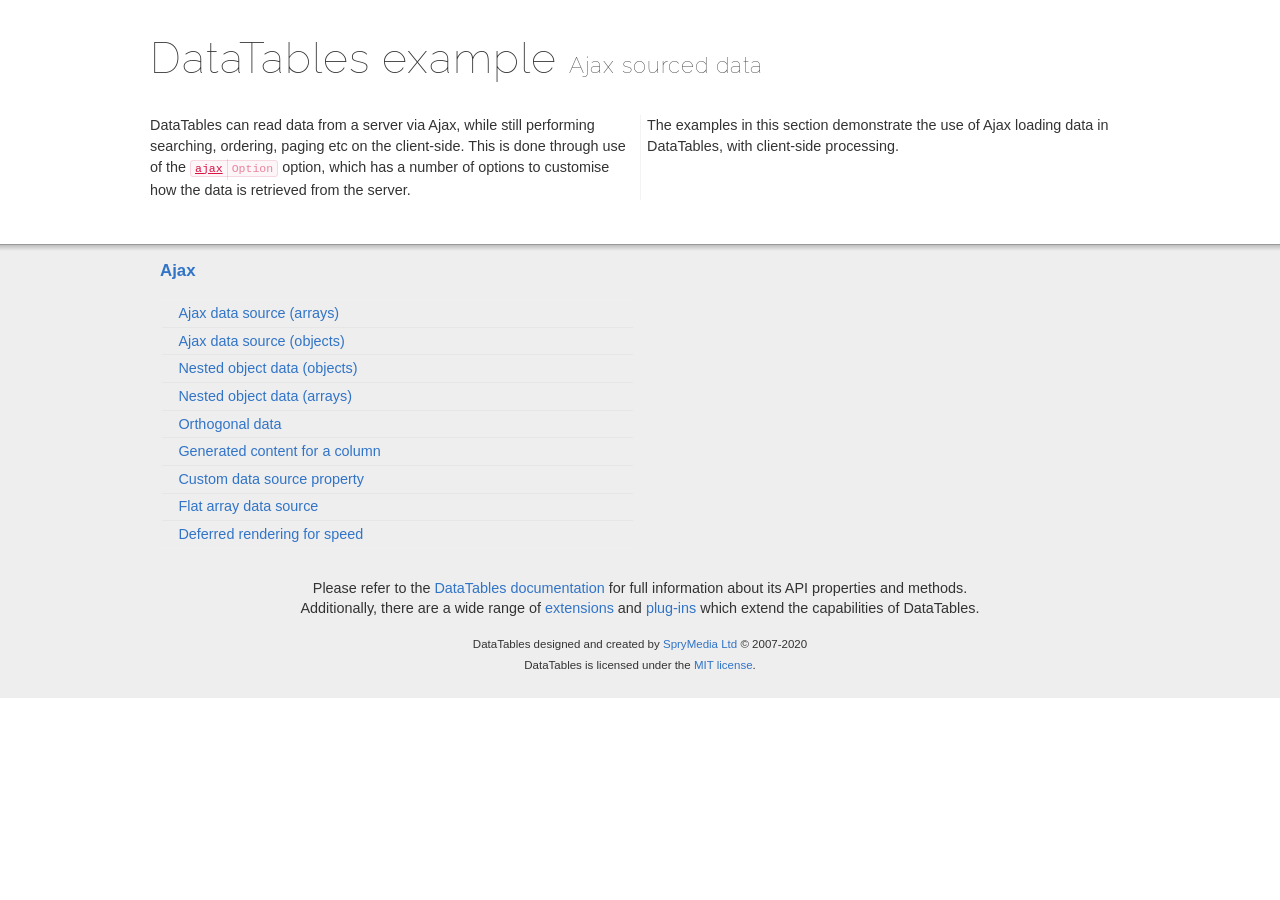
<file: static/DataTables-1.10.21/examples/ajax/index.html>
<!DOCTYPE html>
<html>
<head>
	<meta charset="utf-8">
	<link rel="shortcut icon" type="image/ico" href="http://www.datatables.net/favicon.ico">
	<meta name="viewport" content="width=device-width, initial-scale=1, minimum-scale=1.0, user-scalable=no">
	<link rel="stylesheet" type="text/css" href="../resources/syntax/shCore.css">
	<link rel="stylesheet" type="text/css" href="../resources/demo.css">
	<script type="text/javascript" language="javascript" src="https://code.jquery.com/jquery-3.5.1.js"></script>
	<script type="text/javascript" language="javascript" src="../resources/syntax/shCore.js"></script>
	<script type="text/javascript" language="javascript" src="../resources/demo.js"></script>
	<title>DataTables examples - Ajax sourced data</title>
</head>
<body class="dt-example">
	<div class="container">
		<section>
			<h1>DataTables example <span>Ajax sourced data</span></h1>
			<div class="info">
				<p>DataTables can read data from a server via Ajax, while still performing searching, ordering, paging etc on the client-side. This is done through use of the
				<a href="//datatables.net/reference/option/ajax"><code class="option" title="DataTables initialisation option">ajax</code></a> option, which has a number of
				options to customise how the data is retrieved from the server.</p>
				<p>The examples in this section demonstrate the use of Ajax loading data in DataTables, with client-side processing.</p>
			</div>
		</section>
	</div>
	<section>
		<div class="footer">
			<div class="gradient"></div>
			<div class="liner">
				<div class="toc">
					<div class="toc-group">
						<h3><a href="./index.html">Ajax</a></h3>
						<ul class="toc">
							<li>
								<a href="./simple.html">Ajax data source (arrays)</a>
							</li>
							<li>
								<a href="./objects.html">Ajax data source (objects)</a>
							</li>
							<li>
								<a href="./deep.html">Nested object data (objects)</a>
							</li>
							<li>
								<a href="./objects_subarrays.html">Nested object data (arrays)</a>
							</li>
							<li>
								<a href="./orthogonal-data.html">Orthogonal data</a>
							</li>
							<li>
								<a href="./null_data_source.html">Generated content for a column</a>
							</li>
							<li>
								<a href="./custom_data_property.html">Custom data source property</a>
							</li>
							<li>
								<a href="./custom_data_flat.html">Flat array data source</a>
							</li>
							<li>
								<a href="./defer_render.html">Deferred rendering for speed</a>
							</li>
						</ul>
					</div>
				</div>
				<div class="epilogue">
					<p>Please refer to the <a href="http://www.datatables.net">DataTables documentation</a> for full information about its API properties and methods.<br>
					Additionally, there are a wide range of <a href="http://www.datatables.net/extensions">extensions</a> and <a href=
					"http://www.datatables.net/plug-ins">plug-ins</a> which extend the capabilities of DataTables.</p>
					<p class="copyright">DataTables designed and created by <a href="http://www.sprymedia.co.uk">SpryMedia Ltd</a> © 2007-2020<br>
					DataTables is licensed under the <a href="http://www.datatables.net/mit">MIT license</a>.</p>
				</div>
			</div>
		</div>
	</section>
</body>
</html>
</file>
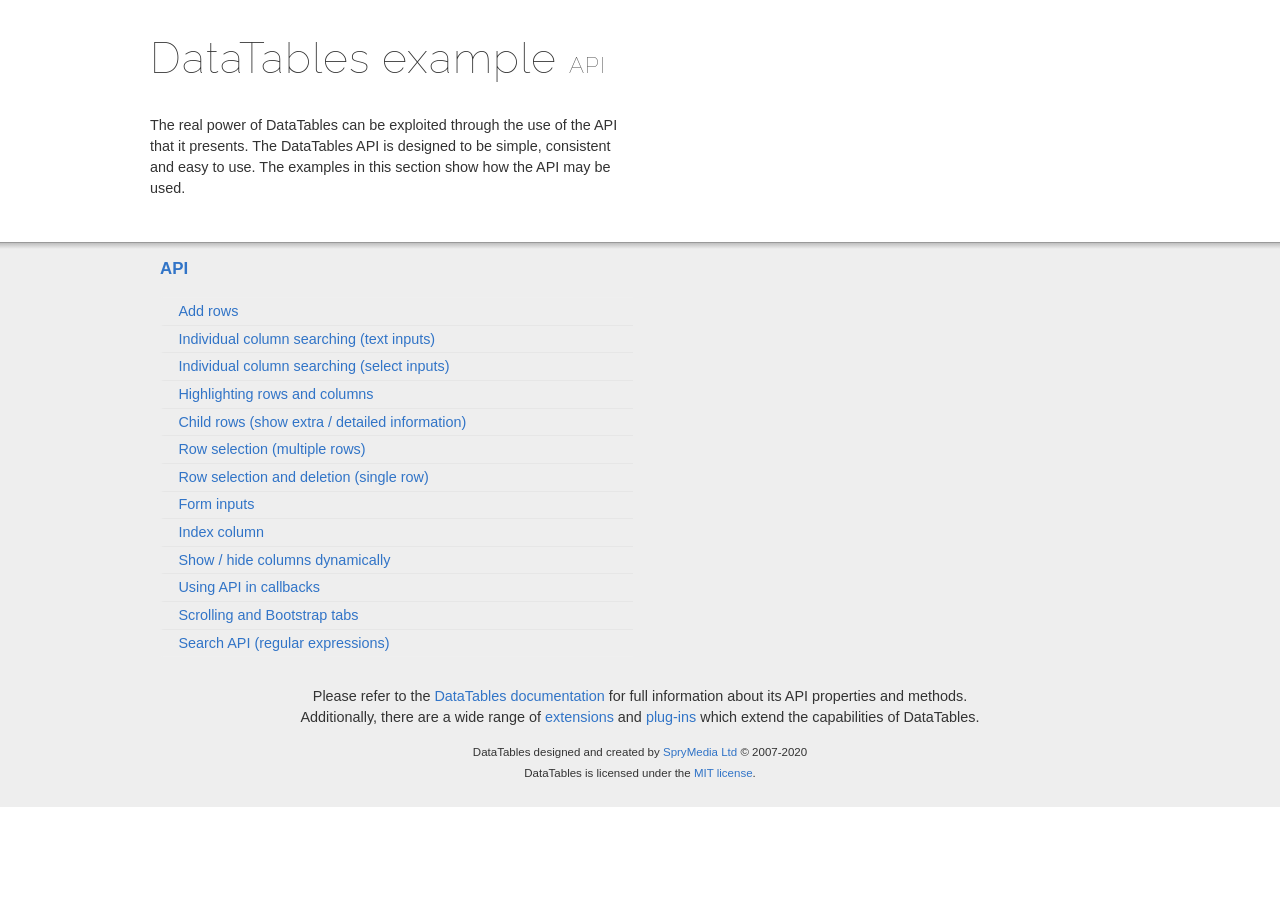
<file: static/DataTables-1.10.21/examples/api/index.html>
<!DOCTYPE html>
<html>
<head>
	<meta charset="utf-8">
	<link rel="shortcut icon" type="image/ico" href="http://www.datatables.net/favicon.ico">
	<meta name="viewport" content="width=device-width, initial-scale=1, minimum-scale=1.0, user-scalable=no">
	<link rel="stylesheet" type="text/css" href="../resources/syntax/shCore.css">
	<link rel="stylesheet" type="text/css" href="../resources/demo.css">
	<script type="text/javascript" language="javascript" src="https://code.jquery.com/jquery-3.5.1.js"></script>
	<script type="text/javascript" language="javascript" src="../resources/syntax/shCore.js"></script>
	<script type="text/javascript" language="javascript" src="../resources/demo.js"></script>
	<title>DataTables examples - API</title>
</head>
<body class="dt-example">
	<div class="container">
		<section>
			<h1>DataTables example <span>API</span></h1>
			<div class="info">
				<p>The real power of DataTables can be exploited through the use of the API that it presents. The DataTables API is designed to be simple, consistent and easy to
				use. The examples in this section show how the API may be used.</p>
			</div>
		</section>
	</div>
	<section>
		<div class="footer">
			<div class="gradient"></div>
			<div class="liner">
				<div class="toc">
					<div class="toc-group">
						<h3><a href="./index.html">API</a></h3>
						<ul class="toc">
							<li>
								<a href="./add_row.html">Add rows</a>
							</li>
							<li>
								<a href="./multi_filter.html">Individual column searching (text inputs)</a>
							</li>
							<li>
								<a href="./multi_filter_select.html">Individual column searching (select inputs)</a>
							</li>
							<li>
								<a href="./highlight.html">Highlighting rows and columns</a>
							</li>
							<li>
								<a href="./row_details.html">Child rows (show extra / detailed information)</a>
							</li>
							<li>
								<a href="./select_row.html">Row selection (multiple rows)</a>
							</li>
							<li>
								<a href="./select_single_row.html">Row selection and deletion (single row)</a>
							</li>
							<li>
								<a href="./form.html">Form inputs</a>
							</li>
							<li>
								<a href="./counter_columns.html">Index column</a>
							</li>
							<li>
								<a href="./show_hide.html">Show / hide columns dynamically</a>
							</li>
							<li>
								<a href="./api_in_init.html">Using API in callbacks</a>
							</li>
							<li>
								<a href="./tabs_and_scrolling.html">Scrolling and Bootstrap tabs</a>
							</li>
							<li>
								<a href="./regex.html">Search API (regular expressions)</a>
							</li>
						</ul>
					</div>
				</div>
				<div class="epilogue">
					<p>Please refer to the <a href="http://www.datatables.net">DataTables documentation</a> for full information about its API properties and methods.<br>
					Additionally, there are a wide range of <a href="http://www.datatables.net/extensions">extensions</a> and <a href=
					"http://www.datatables.net/plug-ins">plug-ins</a> which extend the capabilities of DataTables.</p>
					<p class="copyright">DataTables designed and created by <a href="http://www.sprymedia.co.uk">SpryMedia Ltd</a> © 2007-2020<br>
					DataTables is licensed under the <a href="http://www.datatables.net/mit">MIT license</a>.</p>
				</div>
			</div>
		</div>
	</section>
</body>
</html>
</file>
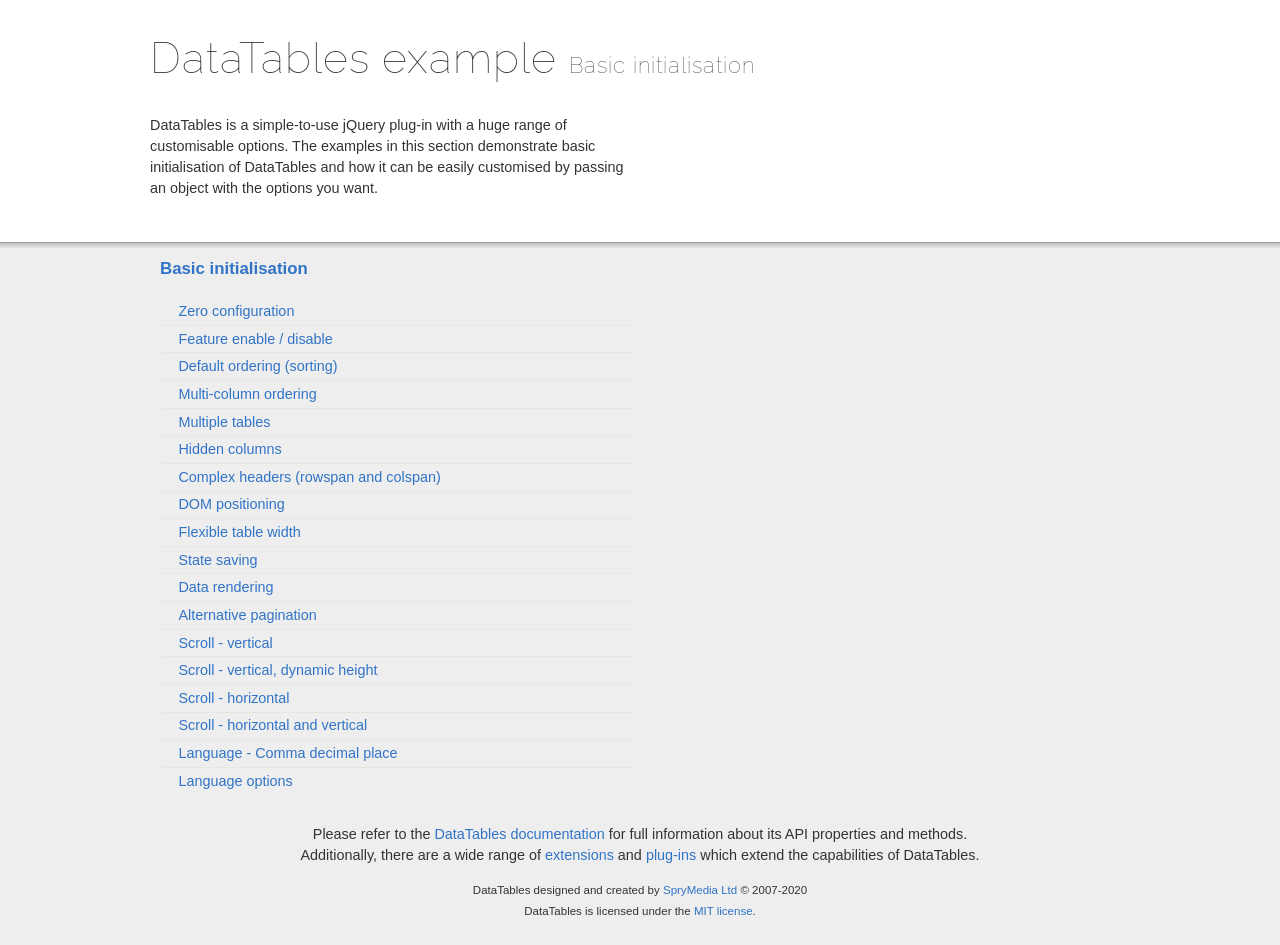
<file: static/DataTables-1.10.21/examples/basic_init/index.html>
<!DOCTYPE html>
<html>
<head>
	<meta charset="utf-8">
	<link rel="shortcut icon" type="image/ico" href="http://www.datatables.net/favicon.ico">
	<meta name="viewport" content="width=device-width, initial-scale=1, minimum-scale=1.0, user-scalable=no">
	<link rel="stylesheet" type="text/css" href="../resources/syntax/shCore.css">
	<link rel="stylesheet" type="text/css" href="../resources/demo.css">
	<script type="text/javascript" language="javascript" src="https://code.jquery.com/jquery-3.5.1.js"></script>
	<script type="text/javascript" language="javascript" src="../resources/syntax/shCore.js"></script>
	<script type="text/javascript" language="javascript" src="../resources/demo.js"></script>
	<title>DataTables examples - Basic initialisation</title>
</head>
<body class="dt-example">
	<div class="container">
		<section>
			<h1>DataTables example <span>Basic initialisation</span></h1>
			<div class="info">
				<p>DataTables is a simple-to-use jQuery plug-in with a huge range of customisable options. The examples in this section demonstrate basic initialisation of
				DataTables and how it can be easily customised by passing an object with the options you want.</p>
			</div>
		</section>
	</div>
	<section>
		<div class="footer">
			<div class="gradient"></div>
			<div class="liner">
				<div class="toc">
					<div class="toc-group">
						<h3><a href="./index.html">Basic initialisation</a></h3>
						<ul class="toc">
							<li>
								<a href="./zero_configuration.html">Zero configuration</a>
							</li>
							<li>
								<a href="./filter_only.html">Feature enable / disable</a>
							</li>
							<li>
								<a href="./table_sorting.html">Default ordering (sorting)</a>
							</li>
							<li>
								<a href="./multi_col_sort.html">Multi-column ordering</a>
							</li>
							<li>
								<a href="./multiple_tables.html">Multiple tables</a>
							</li>
							<li>
								<a href="./hidden_columns.html">Hidden columns</a>
							</li>
							<li>
								<a href="./complex_header.html">Complex headers (rowspan and colspan)</a>
							</li>
							<li>
								<a href="./dom.html">DOM positioning</a>
							</li>
							<li>
								<a href="./flexible_width.html">Flexible table width</a>
							</li>
							<li>
								<a href="./state_save.html">State saving</a>
							</li>
							<li>
								<a href="./data_rendering.html">Data rendering</a>
							</li>
							<li>
								<a href="./alt_pagination.html">Alternative pagination</a>
							</li>
							<li>
								<a href="./scroll_y.html">Scroll - vertical</a>
							</li>
							<li>
								<a href="./scroll_y_dynamic.html">Scroll - vertical, dynamic height</a>
							</li>
							<li>
								<a href="./scroll_x.html">Scroll - horizontal</a>
							</li>
							<li>
								<a href="./scroll_xy.html">Scroll - horizontal and vertical</a>
							</li>
							<li>
								<a href="./comma-decimal.html">Language - Comma decimal place</a>
							</li>
							<li>
								<a href="./language.html">Language options</a>
							</li>
						</ul>
					</div>
				</div>
				<div class="epilogue">
					<p>Please refer to the <a href="http://www.datatables.net">DataTables documentation</a> for full information about its API properties and methods.<br>
					Additionally, there are a wide range of <a href="http://www.datatables.net/extensions">extensions</a> and <a href=
					"http://www.datatables.net/plug-ins">plug-ins</a> which extend the capabilities of DataTables.</p>
					<p class="copyright">DataTables designed and created by <a href="http://www.sprymedia.co.uk">SpryMedia Ltd</a> © 2007-2020<br>
					DataTables is licensed under the <a href="http://www.datatables.net/mit">MIT license</a>.</p>
				</div>
			</div>
		</div>
	</section>
</body>
</html>
</file>
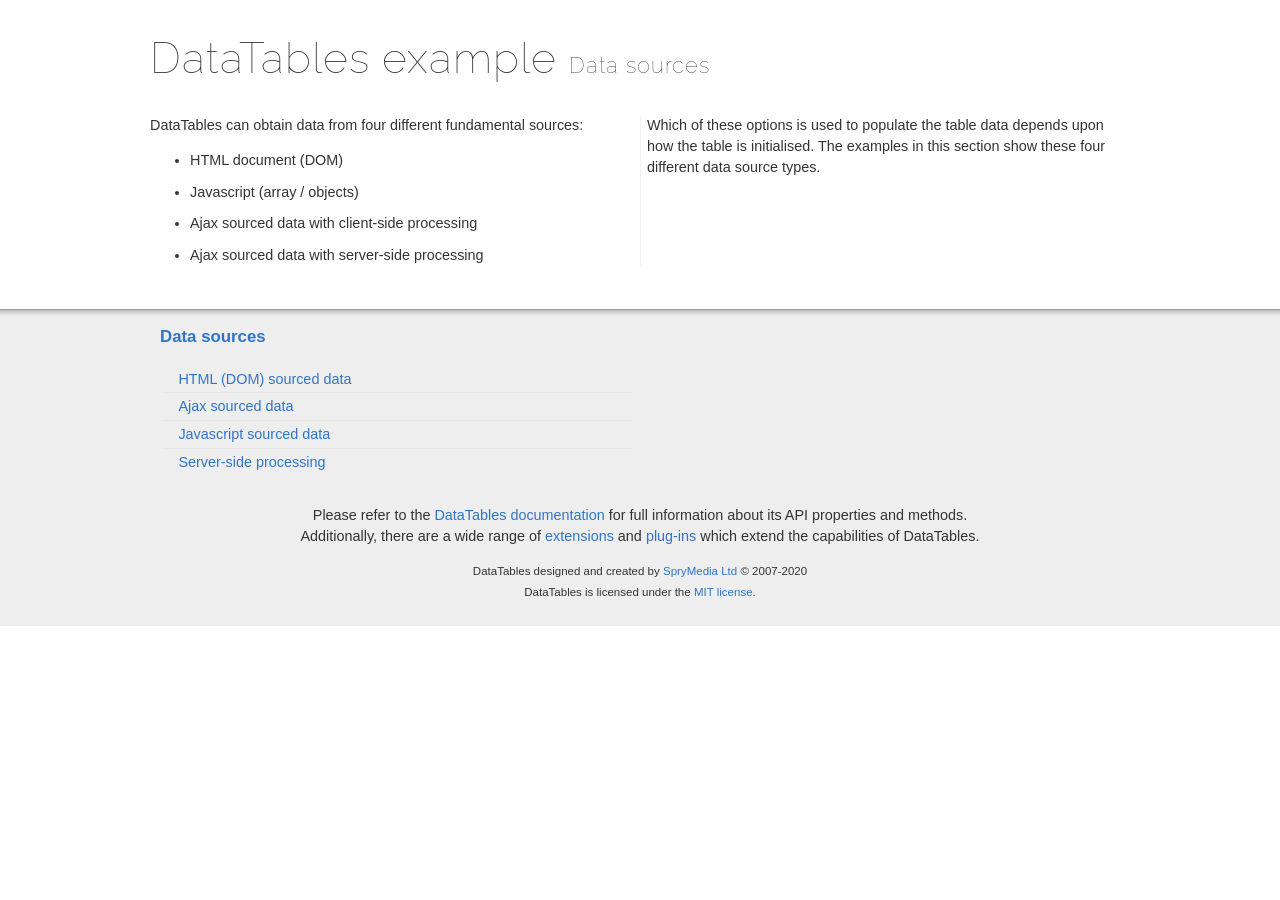
<file: static/DataTables-1.10.21/examples/data_sources/index.html>
<!DOCTYPE html>
<html>
<head>
	<meta charset="utf-8">
	<link rel="shortcut icon" type="image/ico" href="http://www.datatables.net/favicon.ico">
	<meta name="viewport" content="width=device-width, initial-scale=1, minimum-scale=1.0, user-scalable=no">
	<link rel="stylesheet" type="text/css" href="../resources/syntax/shCore.css">
	<link rel="stylesheet" type="text/css" href="../resources/demo.css">
	<script type="text/javascript" language="javascript" src="https://code.jquery.com/jquery-3.5.1.js"></script>
	<script type="text/javascript" language="javascript" src="../resources/syntax/shCore.js"></script>
	<script type="text/javascript" language="javascript" src="../resources/demo.js"></script>
	<title>DataTables examples - Data sources</title>
</head>
<body class="dt-example">
	<div class="container">
		<section>
			<h1>DataTables example <span>Data sources</span></h1>
			<div class="info">
				<p>DataTables can obtain data from four different fundamental sources:</p>
				<ul class="markdown">
					<li>HTML document (DOM)</li>
					<li>Javascript (array / objects)</li>
					<li>Ajax sourced data with client-side processing</li>
					<li>Ajax sourced data with server-side processing</li>
				</ul>
				<p>Which of these options is used to populate the table data depends upon how the table is initialised. The examples in this section show these four different data
				source types.</p>
			</div>
		</section>
	</div>
	<section>
		<div class="footer">
			<div class="gradient"></div>
			<div class="liner">
				<div class="toc">
					<div class="toc-group">
						<h3><a href="./index.html">Data sources</a></h3>
						<ul class="toc">
							<li>
								<a href="./dom.html">HTML (DOM) sourced data</a>
							</li>
							<li>
								<a href="./ajax.html">Ajax sourced data</a>
							</li>
							<li>
								<a href="./js_array.html">Javascript sourced data</a>
							</li>
							<li>
								<a href="./server_side.html">Server-side processing</a>
							</li>
						</ul>
					</div>
				</div>
				<div class="epilogue">
					<p>Please refer to the <a href="http://www.datatables.net">DataTables documentation</a> for full information about its API properties and methods.<br>
					Additionally, there are a wide range of <a href="http://www.datatables.net/extensions">extensions</a> and <a href=
					"http://www.datatables.net/plug-ins">plug-ins</a> which extend the capabilities of DataTables.</p>
					<p class="copyright">DataTables designed and created by <a href="http://www.sprymedia.co.uk">SpryMedia Ltd</a> © 2007-2020<br>
					DataTables is licensed under the <a href="http://www.datatables.net/mit">MIT license</a>.</p>
				</div>
			</div>
		</div>
	</section>
</body>
</html>
</file>
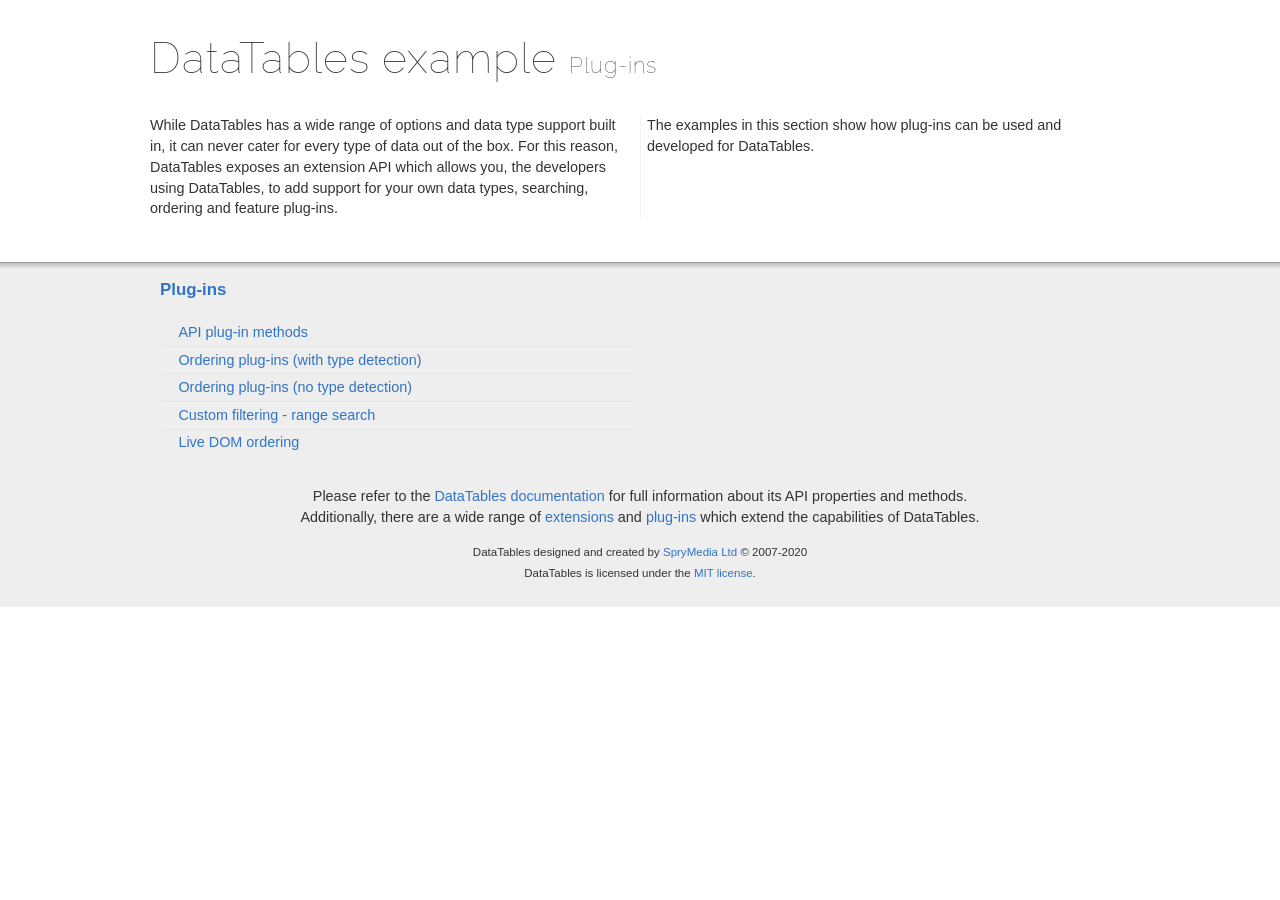
<file: static/DataTables-1.10.21/examples/plug-ins/index.html>
<!DOCTYPE html>
<html>
<head>
	<meta charset="utf-8">
	<link rel="shortcut icon" type="image/ico" href="http://www.datatables.net/favicon.ico">
	<meta name="viewport" content="width=device-width, initial-scale=1, minimum-scale=1.0, user-scalable=no">
	<link rel="stylesheet" type="text/css" href="../resources/syntax/shCore.css">
	<link rel="stylesheet" type="text/css" href="../resources/demo.css">
	<script type="text/javascript" language="javascript" src="https://code.jquery.com/jquery-3.5.1.js"></script>
	<script type="text/javascript" language="javascript" src="../resources/syntax/shCore.js"></script>
	<script type="text/javascript" language="javascript" src="../resources/demo.js"></script>
	<title>DataTables examples - Plug-ins</title>
</head>
<body class="dt-example">
	<div class="container">
		<section>
			<h1>DataTables example <span>Plug-ins</span></h1>
			<div class="info">
				<p>While DataTables has a wide range of options and data type support built in, it can never cater for every type of data out of the box. For this reason,
				DataTables exposes an extension API which allows you, the developers using DataTables, to add support for your own data types, searching, ordering and feature
				plug-ins.</p>
				<p>The examples in this section show how plug-ins can be used and developed for DataTables.</p>
			</div>
		</section>
	</div>
	<section>
		<div class="footer">
			<div class="gradient"></div>
			<div class="liner">
				<div class="toc">
					<div class="toc-group">
						<h3><a href="./index.html">Plug-ins</a></h3>
						<ul class="toc">
							<li>
								<a href="./api.html">API plug-in methods</a>
							</li>
							<li>
								<a href="./sorting_auto.html">Ordering plug-ins (with type detection)</a>
							</li>
							<li>
								<a href="./sorting_manual.html">Ordering plug-ins (no type detection)</a>
							</li>
							<li>
								<a href="./range_filtering.html">Custom filtering - range search</a>
							</li>
							<li>
								<a href="./dom_sort.html">Live DOM ordering</a>
							</li>
						</ul>
					</div>
				</div>
				<div class="epilogue">
					<p>Please refer to the <a href="http://www.datatables.net">DataTables documentation</a> for full information about its API properties and methods.<br>
					Additionally, there are a wide range of <a href="http://www.datatables.net/extensions">extensions</a> and <a href=
					"http://www.datatables.net/plug-ins">plug-ins</a> which extend the capabilities of DataTables.</p>
					<p class="copyright">DataTables designed and created by <a href="http://www.sprymedia.co.uk">SpryMedia Ltd</a> © 2007-2020<br>
					DataTables is licensed under the <a href="http://www.datatables.net/mit">MIT license</a>.</p>
				</div>
			</div>
		</div>
	</section>
</body>
</html>
</file>
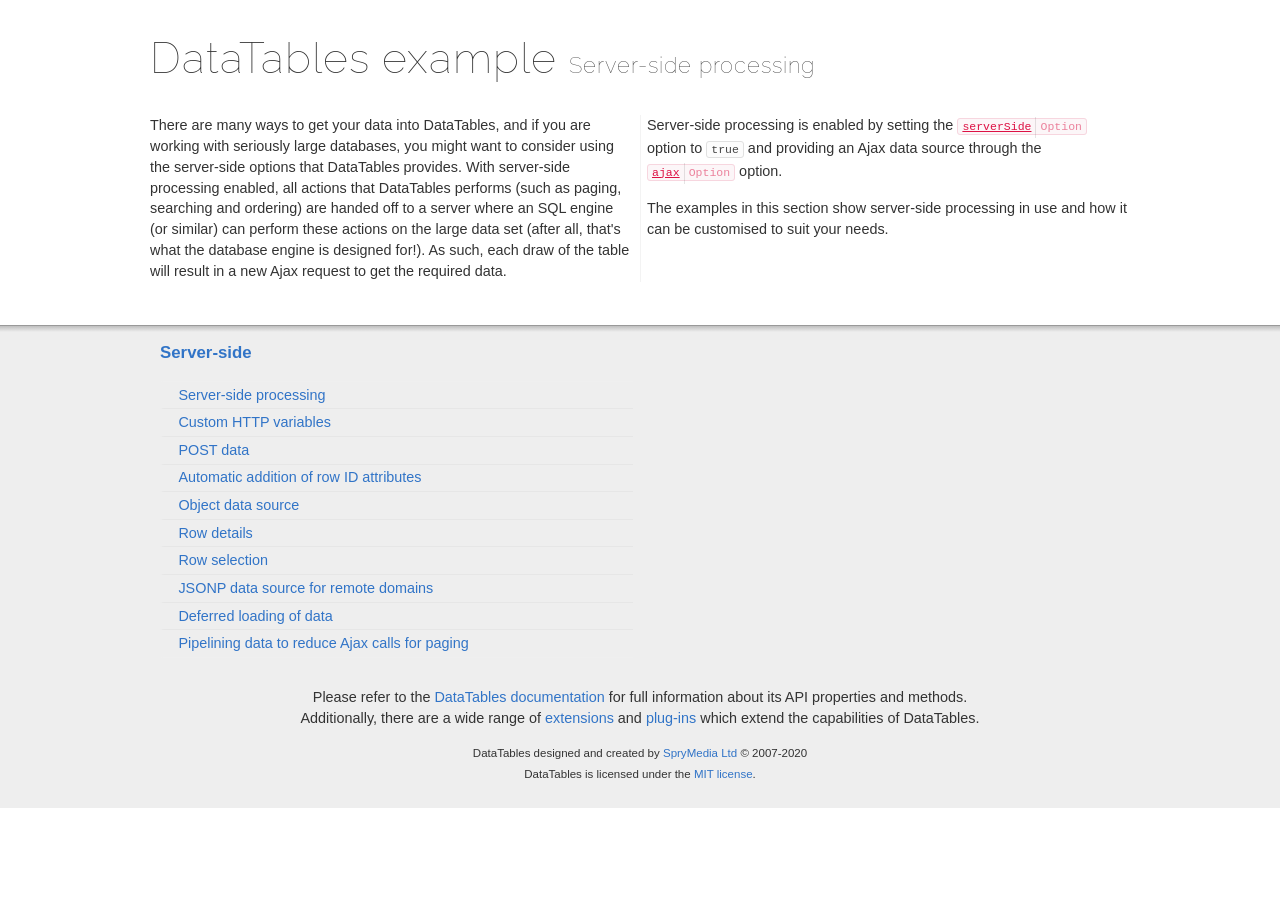
<file: static/DataTables-1.10.21/examples/server_side/index.html>
<!DOCTYPE html>
<html>
<head>
	<meta charset="utf-8">
	<link rel="shortcut icon" type="image/ico" href="http://www.datatables.net/favicon.ico">
	<meta name="viewport" content="width=device-width, initial-scale=1, minimum-scale=1.0, user-scalable=no">
	<link rel="stylesheet" type="text/css" href="../resources/syntax/shCore.css">
	<link rel="stylesheet" type="text/css" href="../resources/demo.css">
	<script type="text/javascript" language="javascript" src="https://code.jquery.com/jquery-3.5.1.js"></script>
	<script type="text/javascript" language="javascript" src="../resources/syntax/shCore.js"></script>
	<script type="text/javascript" language="javascript" src="../resources/demo.js"></script>
	<title>DataTables examples - Server-side processing</title>
</head>
<body class="dt-example">
	<div class="container">
		<section>
			<h1>DataTables example <span>Server-side processing</span></h1>
			<div class="info">
				<p>There are many ways to get your data into DataTables, and if you are working with seriously large databases, you might want to consider using the server-side
				options that DataTables provides. With server-side processing enabled, all actions that DataTables performs (such as paging, searching and ordering) are handed off
				to a server where an SQL engine (or similar) can perform these actions on the large data set (after all, that's what the database engine is designed for!). As
				such, each draw of the table will result in a new Ajax request to get the required data.</p>
				<p>Server-side processing is enabled by setting the <a href="//datatables.net/reference/option/serverSide"><code class="option" title=
				"DataTables initialisation option">serverSide</code></a> option to <code>true</code> and providing an Ajax data source through the <a href=
				"//datatables.net/reference/option/ajax"><code class="option" title="DataTables initialisation option">ajax</code></a> option.</p>
				<p>The examples in this section show server-side processing in use and how it can be customised to suit your needs.</p>
			</div>
		</section>
	</div>
	<section>
		<div class="footer">
			<div class="gradient"></div>
			<div class="liner">
				<div class="toc">
					<div class="toc-group">
						<h3><a href="./index.html">Server-side</a></h3>
						<ul class="toc">
							<li>
								<a href="./simple.html">Server-side processing</a>
							</li>
							<li>
								<a href="./custom_vars.html">Custom HTTP variables</a>
							</li>
							<li>
								<a href="./post.html">POST data</a>
							</li>
							<li>
								<a href="./ids.html">Automatic addition of row ID attributes</a>
							</li>
							<li>
								<a href="./object_data.html">Object data source</a>
							</li>
							<li>
								<a href="./row_details.html">Row details</a>
							</li>
							<li>
								<a href="./select_rows.html">Row selection</a>
							</li>
							<li>
								<a href="./jsonp.html">JSONP data source for remote domains</a>
							</li>
							<li>
								<a href="./defer_loading.html">Deferred loading of data</a>
							</li>
							<li>
								<a href="./pipeline.html">Pipelining data to reduce Ajax calls for paging</a>
							</li>
						</ul>
					</div>
				</div>
				<div class="epilogue">
					<p>Please refer to the <a href="http://www.datatables.net">DataTables documentation</a> for full information about its API properties and methods.<br>
					Additionally, there are a wide range of <a href="http://www.datatables.net/extensions">extensions</a> and <a href=
					"http://www.datatables.net/plug-ins">plug-ins</a> which extend the capabilities of DataTables.</p>
					<p class="copyright">DataTables designed and created by <a href="http://www.sprymedia.co.uk">SpryMedia Ltd</a> © 2007-2020<br>
					DataTables is licensed under the <a href="http://www.datatables.net/mit">MIT license</a>.</p>
				</div>
			</div>
		</div>
	</section>
</body>
</html>
</file>
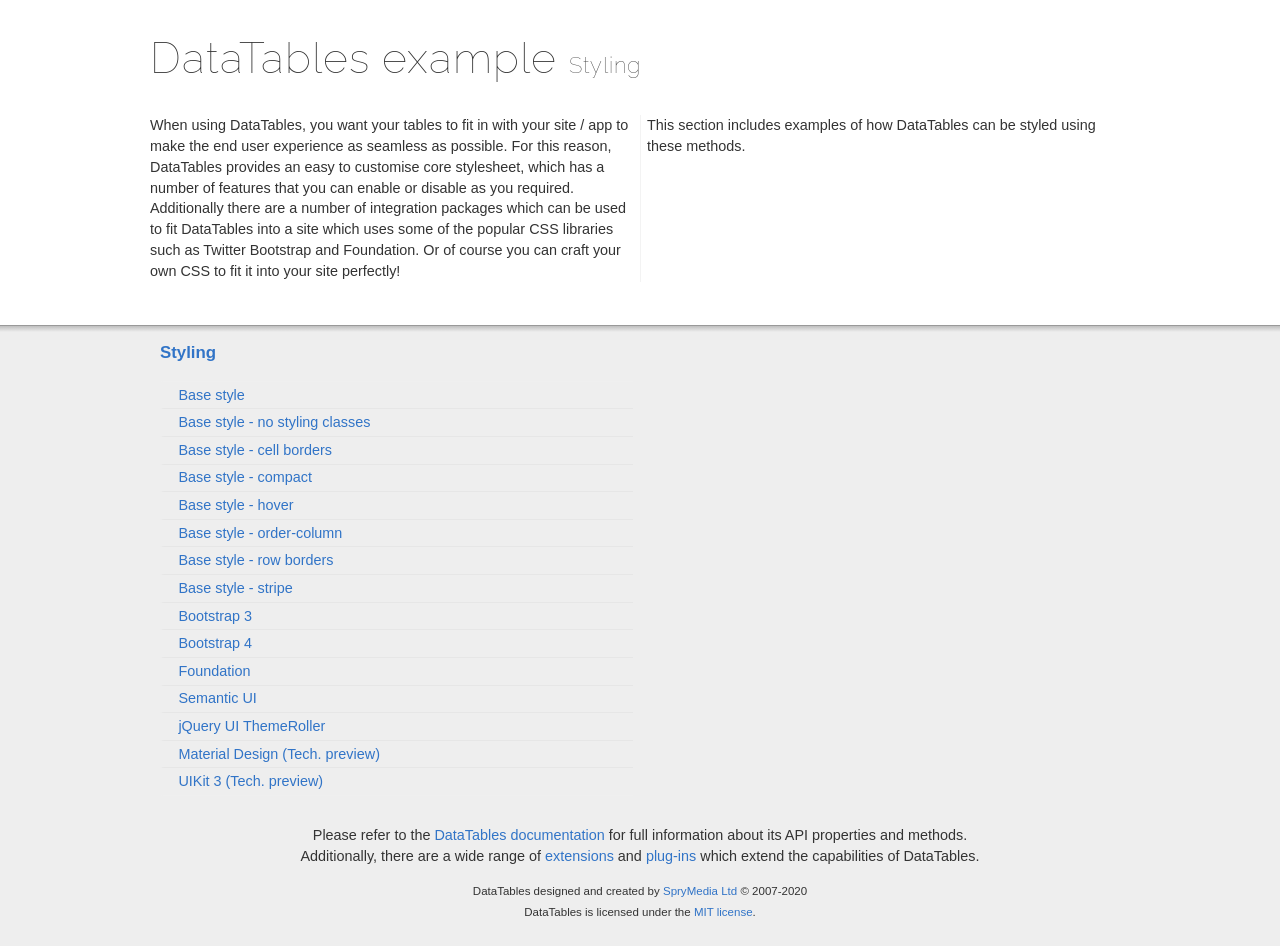
<file: static/DataTables-1.10.21/examples/styling/index.html>
<!DOCTYPE html>
<html>
<head>
	<meta charset="utf-8">
	<link rel="shortcut icon" type="image/ico" href="http://www.datatables.net/favicon.ico">
	<meta name="viewport" content="width=device-width, initial-scale=1, minimum-scale=1.0, user-scalable=no">
	<link rel="stylesheet" type="text/css" href="../resources/syntax/shCore.css">
	<link rel="stylesheet" type="text/css" href="../resources/demo.css">
	<script type="text/javascript" language="javascript" src="https://code.jquery.com/jquery-3.5.1.js"></script>
	<script type="text/javascript" language="javascript" src="../resources/syntax/shCore.js"></script>
	<script type="text/javascript" language="javascript" src="../resources/demo.js"></script>
	<title>DataTables examples - Styling</title>
</head>
<body class="dt-example">
	<div class="container">
		<section>
			<h1>DataTables example <span>Styling</span></h1>
			<div class="info">
				<p>When using DataTables, you want your tables to fit in with your site / app to make the end user experience as seamless as possible. For this reason, DataTables
				provides an easy to customise core stylesheet, which has a number of features that you can enable or disable as you required. Additionally there are a number of
				integration packages which can be used to fit DataTables into a site which uses some of the popular CSS libraries such as Twitter Bootstrap and Foundation. Or of
				course you can craft your own CSS to fit it into your site perfectly!</p>
				<p>This section includes examples of how DataTables can be styled using these methods.</p>
			</div>
		</section>
	</div>
	<section>
		<div class="footer">
			<div class="gradient"></div>
			<div class="liner">
				<div class="toc">
					<div class="toc-group">
						<h3><a href="./index.html">Styling</a></h3>
						<ul class="toc">
							<li>
								<a href="./display.html">Base style</a>
							</li>
							<li>
								<a href="./no-classes.html">Base style - no styling classes</a>
							</li>
							<li>
								<a href="./cell-border.html">Base style - cell borders</a>
							</li>
							<li>
								<a href="./compact.html">Base style - compact</a>
							</li>
							<li>
								<a href="./hover.html">Base style - hover</a>
							</li>
							<li>
								<a href="./order-column.html">Base style - order-column</a>
							</li>
							<li>
								<a href="./row-border.html">Base style - row borders</a>
							</li>
							<li>
								<a href="./stripe.html">Base style - stripe</a>
							</li>
							<li>
								<a href="./bootstrap.html">Bootstrap 3</a>
							</li>
							<li>
								<a href="./bootstrap4.html">Bootstrap 4</a>
							</li>
							<li>
								<a href="./foundation.html">Foundation</a>
							</li>
							<li>
								<a href="./semanticui.html">Semantic UI</a>
							</li>
							<li>
								<a href="./jqueryUI.html">jQuery UI ThemeRoller</a>
							</li>
							<li>
								<a href="./material.html">Material Design (Tech. preview)</a>
							</li>
							<li>
								<a href="./uikit.html">UIKit 3 (Tech. preview)</a>
							</li>
						</ul>
					</div>
				</div>
				<div class="epilogue">
					<p>Please refer to the <a href="http://www.datatables.net">DataTables documentation</a> for full information about its API properties and methods.<br>
					Additionally, there are a wide range of <a href="http://www.datatables.net/extensions">extensions</a> and <a href=
					"http://www.datatables.net/plug-ins">plug-ins</a> which extend the capabilities of DataTables.</p>
					<p class="copyright">DataTables designed and created by <a href="http://www.sprymedia.co.uk">SpryMedia Ltd</a> © 2007-2020<br>
					DataTables is licensed under the <a href="http://www.datatables.net/mit">MIT license</a>.</p>
				</div>
			</div>
		</div>
	</section>
</body>
</html>
</file>
<file: static/sweetalert-1.1.1/example/example.css>
@import url(http://fonts.googleapis.com/css?family=Open+Sans:400,600,700,300);
@import url(http://fonts.googleapis.com/css?family=Open+Sans+Condensed:700);
body {
  background-color: #f2f4f6;
  font-family: 'Open Sans', sans-serif;
  text-align: center; }

h1 {
  background-image: url("images/logo_big.png");
  background-image: -webkit-image-set(url("images/logo_big.png") 1x, url("images/logo_big@2x.png") 2x);
  width: 385px;
  height: 81px;
  text-indent: -9999px;
  white-space: nowrap;
  margin: 50px auto; }
  @media all and (max-width: 420px) {
    h1 {
      width: 300px;
      background-size: contain;
      background-repeat: no-repeat;
      background-position: center; } }
  @media all and (max-width: 330px) {
    h1 {
      width: 250px; } }

h2 {
  font-size: 20px;
  color: #A9B2BC;
  line-height: 25px;
  text-transform: uppercase;
  font-weight: 300;
  text-align: center;
  display: block; }

h3 {
  font-size: 28px;
  color: #C7CCD1;
  text-transform: uppercase;
  font-family: 'Open Sans Condensed', sans-serif;
  margin-top: 100px;
  text-align: center;
  position: relative; }
  h3#download-section {
    margin-top: 50px;
    padding-top: 40px; }
  h3::after {
    content: "";
    background-color: #e2e5e8;
    height: 4px;
    width: 700px;
    left: 50%;
    margin-left: -350px;
    position: absolute;
    margin-top: -50px;
    border-radius: 2px; }
    @media all and (max-width: 740px) {
      h3::after {
        width: auto;
        left: 20px;
        right: 20px;
        margin-left: 0; } }

a {
  text-decoration: none; }

p {
  max-width: 826px;
  margin: 30px auto;
  font-size: 17px;
  font-weight: 300;
  color: #848D94;
  line-height: 25px;
  text-align: left; }
  p.center {
    text-align: center; }
  p strong {
    color: #8A8F94;
    font-weight: 600; }
  p a {
    color: #9ECADF;
    font-weight: 600; }
    p a:hover {
      text-decoration: underline; }
    p a.twitter {
      color: #5eaade; }
    p a.dribbble {
      color: #f26798; }
    p a.github {
      color: #323131; }

button, .button {
  background-color: #AEDEF4;
  color: white;
  border: none;
  box-shadow: none;
  font-size: 17px;
  font-weight: 500;
  font-weight: 600;
  border-radius: 3px;
  padding: 15px 35px;
  margin: 26px 5px 0 5px;
  cursor: pointer; }
  button:focus, .button:focus {
    outline: none; }
  button:hover, .button:hover {
    background-color: #a1d9f2; }
  button:active, .button:active {
    background-color: #81ccee; }
  button.cancel, .button.cancel {
    background-color: #D0D0D0; }
    button.cancel:hover, .button.cancel:hover {
      background-color: #c8c8c8; }
    button.cancel:active, .button.cancel:active {
      background-color: #b6b6b6; }
  button.download, .button.download {
    position: fixed;
    right: 30px;
    top: 0;
    background-color: rgba(255, 255, 255, 0.9);
    color: #ABCADA;
    font-weight: 500;
    text-transform: uppercase;
    z-index: 3; }
    @media all and (max-width: 1278px) {
      button.download, .button.download {
        display: none; } }

.center-container {
  max-width: 700px;
  margin: 70px auto; }

pre {
  background-color: #49483e;
  color: #f8f8f2;
  padding: 10px;
  border-radius: 5px;
  white-space: pre-line;
  text-align: left;
  font-size: 14px;
  max-width: 600px; }
  pre .str {
    color: #e6db74; }
  pre .func {
    color: #66d9ef; }
  pre .val {
    color: #a381ff; }
  pre .tag {
    color: #e92772; }
  pre .attr {
    color: #a6e22d; }
  pre .arg {
    color: #fd9720; }

.showcase {
  background-color: #eceef0;
  padding: 20px;
  display: inline-block;
  width: 383px;
  vertical-align: top;
  position: relative; }
  @media all and (max-width: 865px) {
    .showcase {
      margin: 5px auto;
      padding: 46px 20px; } }
  @media all and (max-width: 440px) {
    .showcase {
      width: auto; } }
  .showcase h4 {
    font-size: 16px;
    color: #BCBCBC;
    line-height: 22px;
    margin: 0 auto;
    font-weight: 400; }
  .showcase.sweet h4 {
    width: 117px;
    height: 25px;
    margin-top: -3px;
    text-indent: -9999px;
    background-image: url("images/logo_small.png");
    background-image: -webkit-image-set(url("images/logo_small.png") 1x, url("images/logo_small@2x.png") 2x); }
  .showcase h5 {
    margin-bottom: -7px;
    text-align: left;
    font-weight: 500;
    text-transform: uppercase;
    color: #c2c2c2; }
  .showcase button {
    margin-bottom: 10px; }
  .showcase .vs-icon {
    background-image: url("images/vs_icon.png");
    background-image: -webkit-image-set(url("images/vs_icon.png") 1x, url("images/vs_icon@2x.png") 2x);
    width: 69px;
    height: 69px;
    position: absolute;
    right: -34px;
    top: 60px;
    z-index: 2; }
    @media all and (max-width: 865px) {
      .showcase .vs-icon {
        margin: 5px auto;
        right: auto;
        left: 50%;
        margin-left: -35px;
        top: auto;
        bottom: -35px; } }

ul.examples {
  list-style-type: none;
  width: 700px;
  margin: 0 auto;
  text-align: left;
  padding-left: 0; }
  @media all and (max-width: 758px) {
    ul.examples {
      width: auto; } }
  ul.examples li {
    padding-left: 0; }
  ul.examples .ui, ul.examples pre {
    display: inline-block;
    vertical-align: top; }
    @media all and (max-width: 758px) {
      ul.examples .ui, ul.examples pre {
        display: block;
        max-width: none;
        margin: 0 auto; } }
  ul.examples .ui {
    width: 300px;
    text-align: center; }
    ul.examples .ui button {
      margin-top: 12px; }
    ul.examples .ui p {
      text-align: center;
      margin-bottom: 0; }
  ul.examples pre {
    max-width: 370px;
    margin-top: 67px; }
    @media all and (max-width: 758px) {
      ul.examples pre {
        margin-top: 16px !important;
        margin-bottom: 60px; } }
  ul.examples .warning pre {
    margin-top: 93px; }

ol {
  max-width: 700px;
  margin: 70px auto;
  list-style-position: inside;
  padding-left: 0; }
  ol li {
    color: #A7ADB2; }
    ol li p {
      margin-bottom: 10px; }

table {
  width: 700px;
  font-size: 14px;
  color: #8a8f94;
  margin: 10px auto;
  text-align: left;
  border-collapse: collapse; }
  @media all and (max-width: 750px) {
    table {
      width: auto;
      margin: 10px 20px; } }
  table th {
    background-color: white;
    padding: 9px;
    color: #acb9be;
    font-weight: 400;
    text-align: center;
    position: relative; }
    table th .border-left, table th .border-right {
      position: absolute;
      background-color: white;
      border-radius: 50%;
      top: 0;
      left: -17px;
      width: 37px;
      height: 37px; }
    table th .border-right {
      left: auto;
      right: -17px; }
    @media all and (max-width: 750px) {
      table th:nth-child(2) {
        display: none; } }
  table td {
    padding: 10px 20px;
    vertical-align: top; }
    table td:first-child {
      padding-left: 0px; }
    table td:last-child {
      padding-right: 0px; }
    @media all and (max-width: 750px) {
      table td:nth-child(2) {
        display: none; } }
    @media all and (max-width: 360px) {
      table td {
        padding: 10px 4px; }
        table td b {
          font-size: 13px; } }

footer {
  margin-top: 100px;
  padding-bottom: 30px;
  color: #9A999F;
  display: inline-block;
  position: relative;
  color: gray;
  font-weight: 400;
  color: #93a1aa;
  font-weight: 300; }
  footer .te-logo {
    text-indent: -99999px;
    background-size: contain;
    background-repeat: no-repeat;
    background-position: center center;
    height: 16px;
    width: 16px;
    display: inline-block;
    margin-right: 5px;
    background-image: url("images/te-logo-small.svg");
    position: absolute;
    left: -22px;
    top: 3px; }

.sweet-alert.twitter {
  font-family: "Helvetica Neue", Helvetica, Arial, sans-serif;
  padding: 15px;
  padding-top: 55px;
  text-align: right;
  border-radius: 6px;
  box-shadow: 0px 0px 0px 1px rgba(0, 0, 0, 0.11), 0px 6px 30px rgba(0, 0, 0, 0.14); }
  .sweet-alert.twitter ~ .sweet-overlay {
    background: rgba(41, 47, 51, 0.9); }
  .sweet-alert.twitter h2 {
    position: absolute;
    top: 0;
    left: 0;
    right: 0;
    height: 40px;
    line-height: 40px;
    font-size: 16px;
    font-weight: 400;
    color: #8899a6;
    margin: 0;
    color: #66757f;
    border-bottom: 1px solid #e1e8ed; }
  .sweet-alert.twitter p {
    display: block;
    text-align: center;
    color: #66757f;
    font-weight: 400;
    font-size: 13px;
    margin-top: 7px; }
  .sweet-alert.twitter .sa-button-container {
    background-color: #f5f8fa;
    border-top: 1px solid #e1e8ed;
    box-shadow: 0px -1px 0px white;
    margin: -15px;
    margin-top: 0; }
  .sweet-alert.twitter[data-has-confirm-button=false][data-has-cancel-button=false] {
    padding-bottom: 10px; }
    .sweet-alert.twitter[data-has-confirm-button=false][data-has-cancel-button=false] .sa-button-container {
      display: none; }
  .sweet-alert.twitter button {
    border-radius: 2px;
    box-shadow: none !important;
    text-shadow: 0px -1px 0px rgba(0, 0, 0, 0.3);
    margin: 17px 0px;
    border-radius: 4px;
    font-size: 14px;
    font-weight: 600;
    padding: 8px 16px;
    position: relative; }
    .sweet-alert.twitter button:focus, .sweet-alert.twitter button.cancel:focus {
      box-shadow: none !important; }
      .sweet-alert.twitter button:focus::before, .sweet-alert.twitter button.cancel:focus::before {
        content: "";
        position: absolute;
        left: -5px;
        top: -5px;
        right: -5px;
        bottom: -5px;
        border: 2px solid #a5b0b4;
        border-radius: 8px; }
    .sweet-alert.twitter button.confirm {
      background-color: #55acee !important;
      background-image: linear-gradient(transparent, rgba(0, 0, 0, 0.05));
      -ms-filter: "progid:DXImageTransform.Microsoft.gradient(startColorstr=#00000000, endColorstr=#0C000000)";
      border: 1px solid #3b88c3;
      box-shadow: inset 0 1px 0 rgba(255, 255, 255, 0.15);
      margin-right: 15px; }
      .sweet-alert.twitter button.confirm:hover {
        background-color: #55acee;
        background-image: linear-gradient(transparent, rgba(0, 0, 0, 0.15));
        -ms-filter: "progid:DXImageTransform.Microsoft.gradient(startColorstr=#00000000, endColorstr=#26000000)";
        border-color: #3b88c3; }
    .sweet-alert.twitter button.cancel {
      color: #66757e;
      background-color: #f5f8fa;
      background-image: linear-gradient(#fff, #f5f8fa);
      text-shadow: 0px -1px 0px white;
      margin-right: 9px;
      border: 1px solid #e1e8ed; }
      .sweet-alert.twitter button.cancel:hover, .sweet-alert.twitter button.cancel:focus:hover {
        background-color: #e1e8ed;
        background-image: linear-gradient(#fff, #e1e8ed);
        -ms-filter: "progid:DXImageTransform.Microsoft.gradient(enabled=false)";
        border-color: #e1e8ed; }
      .sweet-alert.twitter button.cancel:focus {
        background: #fff;
        border-color: #fff; }
  .sweet-alert.twitter .sa-icon {
    transform: scale(0.72);
    margin-bottom: -2px;
    margin-top: -10px; }
  .sweet-alert.twitter input {
    border: 1px solid #e1e8ed;
    border-radius: 3px;
    padding: 10px 7px;
    height: auto;
    box-shadow: none;
    font-size: 13px;
    margin: 10px 0; }
    .sweet-alert.twitter input:focus {
      border-color: #94A1A6;
      box-shadow: inset 0 0 0 1px rgba(77, 99, 107, 0.7); }
  .sweet-alert.twitter fieldset .sa-input-error {
    display: none; }
  .sweet-alert.twitter .sa-error-container {
    text-align: center;
    border: none;
    background-color: #fbedc0;
    margin-bottom: 6px; }
    .sweet-alert.twitter .sa-error-container.show {
      border: 1px solid #f0e1b9; }
    .sweet-alert.twitter .sa-error-container .icon {
      display: none; }
    .sweet-alert.twitter .sa-error-container p {
      color: #292f33;
      font-weight: 600;
      margin-top: 0; }
</file>
<file: static/sweetalert-1.1.1/dist/sweetalert.css>
body.stop-scrolling {
  height: 100%;
  overflow: hidden; }

.sweet-overlay {
  background-color: black;
  /* IE8 */
  -ms-filter: "progid:DXImageTransform.Microsoft.Alpha(Opacity=40)";
  /* IE8 */
  background-color: rgba(0, 0, 0, 0.4);
  position: fixed;
  left: 0;
  right: 0;
  top: 0;
  bottom: 0;
  display: none;
  z-index: 10000; }

.sweet-alert {
  background-color: white;
  font-family: 'Open Sans', 'Helvetica Neue', Helvetica, Arial, sans-serif;
  width: 478px;
  padding: 17px;
  border-radius: 5px;
  text-align: center;
  position: fixed;
  left: 50%;
  top: 50%;
  margin-left: -256px;
  margin-top: -200px;
  overflow: hidden;
  display: none;
  z-index: 99999; }
  @media all and (max-width: 540px) {
    .sweet-alert {
      width: auto;
      margin-left: 0;
      margin-right: 0;
      left: 15px;
      right: 15px; } }
  .sweet-alert h2 {
    color: #575757;
    font-size: 30px;
    text-align: center;
    font-weight: 600;
    text-transform: none;
    position: relative;
    margin: 25px 0;
    padding: 0;
    line-height: 40px;
    display: block; }
  .sweet-alert p {
    color: #797979;
    font-size: 16px;
    text-align: center;
    font-weight: 300;
    position: relative;
    text-align: inherit;
    float: none;
    margin: 0;
    padding: 0;
    line-height: normal; }
  .sweet-alert fieldset {
    border: none;
    position: relative; }
  .sweet-alert .sa-error-container {
    background-color: #f1f1f1;
    margin-left: -17px;
    margin-right: -17px;
    overflow: hidden;
    padding: 0 10px;
    max-height: 0;
    webkit-transition: padding 0.15s, max-height 0.15s;
    transition: padding 0.15s, max-height 0.15s; }
    .sweet-alert .sa-error-container.show {
      padding: 10px 0;
      max-height: 100px;
      webkit-transition: padding 0.2s, max-height 0.2s;
      transition: padding 0.25s, max-height 0.25s; }
    .sweet-alert .sa-error-container .icon {
      display: inline-block;
      width: 24px;
      height: 24px;
      border-radius: 50%;
      background-color: #ea7d7d;
      color: white;
      line-height: 24px;
      text-align: center;
      margin-right: 3px; }
    .sweet-alert .sa-error-container p {
      display: inline-block; }
  .sweet-alert .sa-input-error {
    position: absolute;
    top: 29px;
    right: 26px;
    width: 20px;
    height: 20px;
    opacity: 0;
    -webkit-transform: scale(0.5);
    transform: scale(0.5);
    -webkit-transform-origin: 50% 50%;
    transform-origin: 50% 50%;
    -webkit-transition: all 0.1s;
    transition: all 0.1s; }
    .sweet-alert .sa-input-error::before, .sweet-alert .sa-input-error::after {
      content: "";
      width: 20px;
      height: 6px;
      background-color: #f06e57;
      border-radius: 3px;
      position: absolute;
      top: 50%;
      margin-top: -4px;
      left: 50%;
      margin-left: -9px; }
    .sweet-alert .sa-input-error::before {
      -webkit-transform: rotate(-45deg);
      transform: rotate(-45deg); }
    .sweet-alert .sa-input-error::after {
      -webkit-transform: rotate(45deg);
      transform: rotate(45deg); }
    .sweet-alert .sa-input-error.show {
      opacity: 1;
      -webkit-transform: scale(1);
      transform: scale(1); }
  .sweet-alert input {
    width: 100%;
    box-sizing: border-box;
    border-radius: 3px;
    border: 1px solid #d7d7d7;
    height: 43px;
    margin-top: 10px;
    margin-bottom: 17px;
    font-size: 18px;
    box-shadow: inset 0px 1px 1px rgba(0, 0, 0, 0.06);
    padding: 0 12px;
    display: none;
    -webkit-transition: all 0.3s;
    transition: all 0.3s; }
    .sweet-alert input:focus {
      outline: none;
      box-shadow: 0px 0px 3px #c4e6f5;
      border: 1px solid #b4dbed; }
      .sweet-alert input:focus::-moz-placeholder {
        transition: opacity 0.3s 0.03s ease;
        opacity: 0.5; }
      .sweet-alert input:focus:-ms-input-placeholder {
        transition: opacity 0.3s 0.03s ease;
        opacity: 0.5; }
      .sweet-alert input:focus::-webkit-input-placeholder {
        transition: opacity 0.3s 0.03s ease;
        opacity: 0.5; }
    .sweet-alert input::-moz-placeholder {
      color: #bdbdbd; }
    .sweet-alert input:-ms-input-placeholder {
      color: #bdbdbd; }
    .sweet-alert input::-webkit-input-placeholder {
      color: #bdbdbd; }
  .sweet-alert.show-input input {
    display: block; }
  .sweet-alert .sa-confirm-button-container {
    display: inline-block;
    position: relative; }
  .sweet-alert .la-ball-fall {
    position: absolute;
    left: 50%;
    top: 50%;
    margin-left: -27px;
    margin-top: 4px;
    opacity: 0;
    visibility: hidden; }
  .sweet-alert button {
    background-color: #8CD4F5;
    color: white;
    border: none;
    box-shadow: none;
    font-size: 17px;
    font-weight: 500;
    -webkit-border-radius: 4px;
    border-radius: 5px;
    padding: 10px 32px;
    margin: 26px 5px 0 5px;
    cursor: pointer; }
    .sweet-alert button:focus {
      outline: none;
      box-shadow: 0 0 2px rgba(128, 179, 235, 0.5), inset 0 0 0 1px rgba(0, 0, 0, 0.05); }
    .sweet-alert button:hover {
      background-color: #7ecff4; }
    .sweet-alert button:active {
      background-color: #5dc2f1; }
    .sweet-alert button.cancel {
      background-color: #C1C1C1; }
      .sweet-alert button.cancel:hover {
        background-color: #b9b9b9; }
      .sweet-alert button.cancel:active {
        background-color: #a8a8a8; }
      .sweet-alert button.cancel:focus {
        box-shadow: rgba(197, 205, 211, 0.8) 0px 0px 2px, rgba(0, 0, 0, 0.0470588) 0px 0px 0px 1px inset !important; }
    .sweet-alert button[disabled] {
      opacity: .6;
      cursor: default; }
    .sweet-alert button.confirm[disabled] {
      color: transparent; }
      .sweet-alert button.confirm[disabled] ~ .la-ball-fall {
        opacity: 1;
        visibility: visible;
        transition-delay: 0s; }
    .sweet-alert button::-moz-focus-inner {
      border: 0; }
  .sweet-alert[data-has-cancel-button=false] button {
    box-shadow: none !important; }
  .sweet-alert[data-has-confirm-button=false][data-has-cancel-button=false] {
    padding-bottom: 40px; }
  .sweet-alert .sa-icon {
    width: 80px;
    height: 80px;
    border: 4px solid gray;
    -webkit-border-radius: 40px;
    border-radius: 40px;
    border-radius: 50%;
    margin: 20px auto;
    padding: 0;
    position: relative;
    box-sizing: content-box; }
    .sweet-alert .sa-icon.sa-error {
      border-color: #F27474; }
      .sweet-alert .sa-icon.sa-error .sa-x-mark {
        position: relative;
        display: block; }
      .sweet-alert .sa-icon.sa-error .sa-line {
        position: absolute;
        height: 5px;
        width: 47px;
        background-color: #F27474;
        display: block;
        top: 37px;
        border-radius: 2px; }
        .sweet-alert .sa-icon.sa-error .sa-line.sa-left {
          -webkit-transform: rotate(45deg);
          transform: rotate(45deg);
          left: 17px; }
        .sweet-alert .sa-icon.sa-error .sa-line.sa-right {
          -webkit-transform: rotate(-45deg);
          transform: rotate(-45deg);
          right: 16px; }
    .sweet-alert .sa-icon.sa-warning {
      border-color: #F8BB86; }
      .sweet-alert .sa-icon.sa-warning .sa-body {
        position: absolute;
        width: 5px;
        height: 47px;
        left: 50%;
        top: 10px;
        -webkit-border-radius: 2px;
        border-radius: 2px;
        margin-left: -2px;
        background-color: #F8BB86; }
      .sweet-alert .sa-icon.sa-warning .sa-dot {
        position: absolute;
        width: 7px;
        height: 7px;
        -webkit-border-radius: 50%;
        border-radius: 50%;
        margin-left: -3px;
        left: 50%;
        bottom: 10px;
        background-color: #F8BB86; }
    .sweet-alert .sa-icon.sa-info {
      border-color: #C9DAE1; }
      .sweet-alert .sa-icon.sa-info::before {
        content: "";
        position: absolute;
        width: 5px;
        height: 29px;
        left: 50%;
        bottom: 17px;
        border-radius: 2px;
        margin-left: -2px;
        background-color: #C9DAE1; }
      .sweet-alert .sa-icon.sa-info::after {
        content: "";
        position: absolute;
        width: 7px;
        height: 7px;
        border-radius: 50%;
        margin-left: -3px;
        top: 19px;
        background-color: #C9DAE1; }
    .sweet-alert .sa-icon.sa-success {
      border-color: #A5DC86; }
      .sweet-alert .sa-icon.sa-success::before, .sweet-alert .sa-icon.sa-success::after {
        content: '';
        -webkit-border-radius: 40px;
        border-radius: 40px;
        border-radius: 50%;
        position: absolute;
        width: 60px;
        height: 120px;
        background: white;
        -webkit-transform: rotate(45deg);
        transform: rotate(45deg); }
      .sweet-alert .sa-icon.sa-success::before {
        -webkit-border-radius: 120px 0 0 120px;
        border-radius: 120px 0 0 120px;
        top: -7px;
        left: -33px;
        -webkit-transform: rotate(-45deg);
        transform: rotate(-45deg);
        -webkit-transform-origin: 60px 60px;
        transform-origin: 60px 60px; }
      .sweet-alert .sa-icon.sa-success::after {
        -webkit-border-radius: 0 120px 120px 0;
        border-radius: 0 120px 120px 0;
        top: -11px;
        left: 30px;
        -webkit-transform: rotate(-45deg);
        transform: rotate(-45deg);
        -webkit-transform-origin: 0px 60px;
        transform-origin: 0px 60px; }
      .sweet-alert .sa-icon.sa-success .sa-placeholder {
        width: 80px;
        height: 80px;
        border: 4px solid rgba(165, 220, 134, 0.2);
        -webkit-border-radius: 40px;
        border-radius: 40px;
        border-radius: 50%;
        box-sizing: content-box;
        position: absolute;
        left: -4px;
        top: -4px;
        z-index: 2; }
      .sweet-alert .sa-icon.sa-success .sa-fix {
        width: 5px;
        height: 90px;
        background-color: white;
        position: absolute;
        left: 28px;
        top: 8px;
        z-index: 1;
        -webkit-transform: rotate(-45deg);
        transform: rotate(-45deg); }
      .sweet-alert .sa-icon.sa-success .sa-line {
        height: 5px;
        background-color: #A5DC86;
        display: block;
        border-radius: 2px;
        position: absolute;
        z-index: 2; }
        .sweet-alert .sa-icon.sa-success .sa-line.sa-tip {
          width: 25px;
          left: 14px;
          top: 46px;
          -webkit-transform: rotate(45deg);
          transform: rotate(45deg); }
        .sweet-alert .sa-icon.sa-success .sa-line.sa-long {
          width: 47px;
          right: 8px;
          top: 38px;
          -webkit-transform: rotate(-45deg);
          transform: rotate(-45deg); }
    .sweet-alert .sa-icon.sa-custom {
      background-size: contain;
      border-radius: 0;
      border: none;
      background-position: center center;
      background-repeat: no-repeat; }

/*
 * Animations
 */
@-webkit-keyframes showSweetAlert {
  0% {
    transform: scale(0.7);
    -webkit-transform: scale(0.7); }
  45% {
    transform: scale(1.05);
    -webkit-transform: scale(1.05); }
  80% {
    transform: scale(0.95);
    -webkit-transform: scale(0.95); }
  100% {
    transform: scale(1);
    -webkit-transform: scale(1); } }

@keyframes showSweetAlert {
  0% {
    transform: scale(0.7);
    -webkit-transform: scale(0.7); }
  45% {
    transform: scale(1.05);
    -webkit-transform: scale(1.05); }
  80% {
    transform: scale(0.95);
    -webkit-transform: scale(0.95); }
  100% {
    transform: scale(1);
    -webkit-transform: scale(1); } }

@-webkit-keyframes hideSweetAlert {
  0% {
    transform: scale(1);
    -webkit-transform: scale(1); }
  100% {
    transform: scale(0.5);
    -webkit-transform: scale(0.5); } }

@keyframes hideSweetAlert {
  0% {
    transform: scale(1);
    -webkit-transform: scale(1); }
  100% {
    transform: scale(0.5);
    -webkit-transform: scale(0.5); } }

@-webkit-keyframes slideFromTop {
  0% {
    top: 0%; }
  100% {
    top: 50%; } }

@keyframes slideFromTop {
  0% {
    top: 0%; }
  100% {
    top: 50%; } }

@-webkit-keyframes slideToTop {
  0% {
    top: 50%; }
  100% {
    top: 0%; } }

@keyframes slideToTop {
  0% {
    top: 50%; }
  100% {
    top: 0%; } }

@-webkit-keyframes slideFromBottom {
  0% {
    top: 70%; }
  100% {
    top: 50%; } }

@keyframes slideFromBottom {
  0% {
    top: 70%; }
  100% {
    top: 50%; } }

@-webkit-keyframes slideToBottom {
  0% {
    top: 50%; }
  100% {
    top: 70%; } }

@keyframes slideToBottom {
  0% {
    top: 50%; }
  100% {
    top: 70%; } }

.showSweetAlert[data-animation=pop] {
  -webkit-animation: showSweetAlert 0.3s;
  animation: showSweetAlert 0.3s; }

.showSweetAlert[data-animation=none] {
  -webkit-animation: none;
  animation: none; }

.showSweetAlert[data-animation=slide-from-top] {
  -webkit-animation: slideFromTop 0.3s;
  animation: slideFromTop 0.3s; }

.showSweetAlert[data-animation=slide-from-bottom] {
  -webkit-animation: slideFromBottom 0.3s;
  animation: slideFromBottom 0.3s; }

.hideSweetAlert[data-animation=pop] {
  -webkit-animation: hideSweetAlert 0.2s;
  animation: hideSweetAlert 0.2s; }

.hideSweetAlert[data-animation=none] {
  -webkit-animation: none;
  animation: none; }

.hideSweetAlert[data-animation=slide-from-top] {
  -webkit-animation: slideToTop 0.4s;
  animation: slideToTop 0.4s; }

.hideSweetAlert[data-animation=slide-from-bottom] {
  -webkit-animation: slideToBottom 0.3s;
  animation: slideToBottom 0.3s; }

@-webkit-keyframes animateSuccessTip {
  0% {
    width: 0;
    left: 1px;
    top: 19px; }
  54% {
    width: 0;
    left: 1px;
    top: 19px; }
  70% {
    width: 50px;
    left: -8px;
    top: 37px; }
  84% {
    width: 17px;
    left: 21px;
    top: 48px; }
  100% {
    width: 25px;
    left: 14px;
    top: 45px; } }

@keyframes animateSuccessTip {
  0% {
    width: 0;
    left: 1px;
    top: 19px; }
  54% {
    width: 0;
    left: 1px;
    top: 19px; }
  70% {
    width: 50px;
    left: -8px;
    top: 37px; }
  84% {
    width: 17px;
    left: 21px;
    top: 48px; }
  100% {
    width: 25px;
    left: 14px;
    top: 45px; } }

@-webkit-keyframes animateSuccessLong {
  0% {
    width: 0;
    right: 46px;
    top: 54px; }
  65% {
    width: 0;
    right: 46px;
    top: 54px; }
  84% {
    width: 55px;
    right: 0px;
    top: 35px; }
  100% {
    width: 47px;
    right: 8px;
    top: 38px; } }

@keyframes animateSuccessLong {
  0% {
    width: 0;
    right: 46px;
    top: 54px; }
  65% {
    width: 0;
    right: 46px;
    top: 54px; }
  84% {
    width: 55px;
    right: 0px;
    top: 35px; }
  100% {
    width: 47px;
    right: 8px;
    top: 38px; } }

@-webkit-keyframes rotatePlaceholder {
  0% {
    transform: rotate(-45deg);
    -webkit-transform: rotate(-45deg); }
  5% {
    transform: rotate(-45deg);
    -webkit-transform: rotate(-45deg); }
  12% {
    transform: rotate(-405deg);
    -webkit-transform: rotate(-405deg); }
  100% {
    transform: rotate(-405deg);
    -webkit-transform: rotate(-405deg); } }

@keyframes rotatePlaceholder {
  0% {
    transform: rotate(-45deg);
    -webkit-transform: rotate(-45deg); }
  5% {
    transform: rotate(-45deg);
    -webkit-transform: rotate(-45deg); }
  12% {
    transform: rotate(-405deg);
    -webkit-transform: rotate(-405deg); }
  100% {
    transform: rotate(-405deg);
    -webkit-transform: rotate(-405deg); } }

.animateSuccessTip {
  -webkit-animation: animateSuccessTip 0.75s;
  animation: animateSuccessTip 0.75s; }

.animateSuccessLong {
  -webkit-animation: animateSuccessLong 0.75s;
  animation: animateSuccessLong 0.75s; }

.sa-icon.sa-success.animate::after {
  -webkit-animation: rotatePlaceholder 4.25s ease-in;
  animation: rotatePlaceholder 4.25s ease-in; }

@-webkit-keyframes animateErrorIcon {
  0% {
    transform: rotateX(100deg);
    -webkit-transform: rotateX(100deg);
    opacity: 0; }
  100% {
    transform: rotateX(0deg);
    -webkit-transform: rotateX(0deg);
    opacity: 1; } }

@keyframes animateErrorIcon {
  0% {
    transform: rotateX(100deg);
    -webkit-transform: rotateX(100deg);
    opacity: 0; }
  100% {
    transform: rotateX(0deg);
    -webkit-transform: rotateX(0deg);
    opacity: 1; } }

.animateErrorIcon {
  -webkit-animation: animateErrorIcon 0.5s;
  animation: animateErrorIcon 0.5s; }

@-webkit-keyframes animateXMark {
  0% {
    transform: scale(0.4);
    -webkit-transform: scale(0.4);
    margin-top: 26px;
    opacity: 0; }
  50% {
    transform: scale(0.4);
    -webkit-transform: scale(0.4);
    margin-top: 26px;
    opacity: 0; }
  80% {
    transform: scale(1.15);
    -webkit-transform: scale(1.15);
    margin-top: -6px; }
  100% {
    transform: scale(1);
    -webkit-transform: scale(1);
    margin-top: 0;
    opacity: 1; } }

@keyframes animateXMark {
  0% {
    transform: scale(0.4);
    -webkit-transform: scale(0.4);
    margin-top: 26px;
    opacity: 0; }
  50% {
    transform: scale(0.4);
    -webkit-transform: scale(0.4);
    margin-top: 26px;
    opacity: 0; }
  80% {
    transform: scale(1.15);
    -webkit-transform: scale(1.15);
    margin-top: -6px; }
  100% {
    transform: scale(1);
    -webkit-transform: scale(1);
    margin-top: 0;
    opacity: 1; } }

.animateXMark {
  -webkit-animation: animateXMark 0.5s;
  animation: animateXMark 0.5s; }

@-webkit-keyframes pulseWarning {
  0% {
    border-color: #F8D486; }
  100% {
    border-color: #F8BB86; } }

@keyframes pulseWarning {
  0% {
    border-color: #F8D486; }
  100% {
    border-color: #F8BB86; } }

.pulseWarning {
  -webkit-animation: pulseWarning 0.75s infinite alternate;
  animation: pulseWarning 0.75s infinite alternate; }

@-webkit-keyframes pulseWarningIns {
  0% {
    background-color: #F8D486; }
  100% {
    background-color: #F8BB86; } }

@keyframes pulseWarningIns {
  0% {
    background-color: #F8D486; }
  100% {
    background-color: #F8BB86; } }

.pulseWarningIns {
  -webkit-animation: pulseWarningIns 0.75s infinite alternate;
  animation: pulseWarningIns 0.75s infinite alternate; }

@-webkit-keyframes rotate-loading {
  0% {
    transform: rotate(0deg); }
  100% {
    transform: rotate(360deg); } }

@keyframes rotate-loading {
  0% {
    transform: rotate(0deg); }
  100% {
    transform: rotate(360deg); } }

/* Internet Explorer 9 has some special quirks that are fixed here */
/* The icons are not animated. */
/* This file is automatically merged into sweet-alert.min.js through Gulp */
/* Error icon */
.sweet-alert .sa-icon.sa-error .sa-line.sa-left {
  -ms-transform: rotate(45deg) \9; }

.sweet-alert .sa-icon.sa-error .sa-line.sa-right {
  -ms-transform: rotate(-45deg) \9; }

/* Success icon */
.sweet-alert .sa-icon.sa-success {
  border-color: transparent\9; }

.sweet-alert .sa-icon.sa-success .sa-line.sa-tip {
  -ms-transform: rotate(45deg) \9; }

.sweet-alert .sa-icon.sa-success .sa-line.sa-long {
  -ms-transform: rotate(-45deg) \9; }

/*!
 * Load Awesome v1.1.0 (http://github.danielcardoso.net/load-awesome/)
 * Copyright 2015 Daniel Cardoso <@DanielCardoso>
 * Licensed under MIT
 */
.la-ball-fall,
.la-ball-fall > div {
  position: relative;
  -webkit-box-sizing: border-box;
  -moz-box-sizing: border-box;
  box-sizing: border-box; }

.la-ball-fall {
  display: block;
  font-size: 0;
  color: #fff; }

.la-ball-fall.la-dark {
  color: #333; }

.la-ball-fall > div {
  display: inline-block;
  float: none;
  background-color: currentColor;
  border: 0 solid currentColor; }

.la-ball-fall {
  width: 54px;
  height: 18px; }

.la-ball-fall > div {
  width: 10px;
  height: 10px;
  margin: 4px;
  border-radius: 100%;
  opacity: 0;
  -webkit-animation: ball-fall 1s ease-in-out infinite;
  -moz-animation: ball-fall 1s ease-in-out infinite;
  -o-animation: ball-fall 1s ease-in-out infinite;
  animation: ball-fall 1s ease-in-out infinite; }

.la-ball-fall > div:nth-child(1) {
  -webkit-animation-delay: -200ms;
  -moz-animation-delay: -200ms;
  -o-animation-delay: -200ms;
  animation-delay: -200ms; }

.la-ball-fall > div:nth-child(2) {
  -webkit-animation-delay: -100ms;
  -moz-animation-delay: -100ms;
  -o-animation-delay: -100ms;
  animation-delay: -100ms; }

.la-ball-fall > div:nth-child(3) {
  -webkit-animation-delay: 0ms;
  -moz-animation-delay: 0ms;
  -o-animation-delay: 0ms;
  animation-delay: 0ms; }

.la-ball-fall.la-sm {
  width: 26px;
  height: 8px; }

.la-ball-fall.la-sm > div {
  width: 4px;
  height: 4px;
  margin: 2px; }

.la-ball-fall.la-2x {
  width: 108px;
  height: 36px; }

.la-ball-fall.la-2x > div {
  width: 20px;
  height: 20px;
  margin: 8px; }

.la-ball-fall.la-3x {
  width: 162px;
  height: 54px; }

.la-ball-fall.la-3x > div {
  width: 30px;
  height: 30px;
  margin: 12px; }

/*
 * Animation
 */
@-webkit-keyframes ball-fall {
  0% {
    opacity: 0;
    -webkit-transform: translateY(-145%);
    transform: translateY(-145%); }
  10% {
    opacity: .5; }
  20% {
    opacity: 1;
    -webkit-transform: translateY(0);
    transform: translateY(0); }
  80% {
    opacity: 1;
    -webkit-transform: translateY(0);
    transform: translateY(0); }
  90% {
    opacity: .5; }
  100% {
    opacity: 0;
    -webkit-transform: translateY(145%);
    transform: translateY(145%); } }

@-moz-keyframes ball-fall {
  0% {
    opacity: 0;
    -moz-transform: translateY(-145%);
    transform: translateY(-145%); }
  10% {
    opacity: .5; }
  20% {
    opacity: 1;
    -moz-transform: translateY(0);
    transform: translateY(0); }
  80% {
    opacity: 1;
    -moz-transform: translateY(0);
    transform: translateY(0); }
  90% {
    opacity: .5; }
  100% {
    opacity: 0;
    -moz-transform: translateY(145%);
    transform: translateY(145%); } }

@-o-keyframes ball-fall {
  0% {
    opacity: 0;
    -o-transform: translateY(-145%);
    transform: translateY(-145%); }
  10% {
    opacity: .5; }
  20% {
    opacity: 1;
    -o-transform: translateY(0);
    transform: translateY(0); }
  80% {
    opacity: 1;
    -o-transform: translateY(0);
    transform: translateY(0); }
  90% {
    opacity: .5; }
  100% {
    opacity: 0;
    -o-transform: translateY(145%);
    transform: translateY(145%); } }

@keyframes ball-fall {
  0% {
    opacity: 0;
    -webkit-transform: translateY(-145%);
    -moz-transform: translateY(-145%);
    -o-transform: translateY(-145%);
    transform: translateY(-145%); }
  10% {
    opacity: .5; }
  20% {
    opacity: 1;
    -webkit-transform: translateY(0);
    -moz-transform: translateY(0);
    -o-transform: translateY(0);
    transform: translateY(0); }
  80% {
    opacity: 1;
    -webkit-transform: translateY(0);
    -moz-transform: translateY(0);
    -o-transform: translateY(0);
    transform: translateY(0); }
  90% {
    opacity: .5; }
  100% {
    opacity: 0;
    -webkit-transform: translateY(145%);
    -moz-transform: translateY(145%);
    -o-transform: translateY(145%);
    transform: translateY(145%); } }
</file>
<file: static/DataTables-1.10.21/examples/resources/syntax/shCore.css>
/**
 * SyntaxHighlighter
 * http://alexgorbatchev.com/SyntaxHighlighter
 *
 * SyntaxHighlighter is donationware. If you are using it, please donate.
 * http://alexgorbatchev.com/SyntaxHighlighter/donate.html
 *
 * @version
 * 3.0.83 (July 02 2010)
 * 
 * @copyright
 * Copyright (C) 2004-2010 Alex Gorbatchev.
 *
 * @license
 * Dual licensed under the MIT and GPL licenses.
 */
.syntaxhighlighter a,
.syntaxhighlighter div,
.syntaxhighlighter code,
.syntaxhighlighter table,
.syntaxhighlighter table td,
.syntaxhighlighter table tr,
.syntaxhighlighter table tbody,
.syntaxhighlighter table thead,
.syntaxhighlighter table caption,
.syntaxhighlighter textarea {
  -moz-border-radius: 0 0 0 0 !important;
  -webkit-border-radius: 0 0 0 0 !important;
  background: none !important;
  border: 0 !important;
  bottom: auto !important;
  float: none !important;
  height: auto !important;
  left: auto !important;
  line-height: 1.1em !important;
  margin: 0 !important;
  outline: 0 !important;
  overflow: visible !important;
  padding: 0 !important;
  position: static !important;
  right: auto !important;
  text-align: left !important;
  top: auto !important;
  vertical-align: baseline !important;
  width: auto !important;
  box-sizing: content-box !important;
  font-family: "Source Code Pro","Consolas","Monaco","Bitstream Vera Sans Mono","Courier New",Courier,monospace !important;
  font-weight: normal !important;
  font-style: normal !important;
  font-size: 1em !important;
  min-height: inherit !important;
  min-height: auto !important;
  white-space: nowrap;
}

.syntaxhighlighter {
  width: 100% !important;
  margin: 1em 0 1em 0 !important;
  position: relative !important;
  overflow: auto !important;
  font-size: 1em !important;
  clear: both;

  box-shadow: inset 0 0 3px #555;
  padding: 5px 3px;
  background: #f8f8f8 !important;
  box-sizing: border-box;
}
.syntaxhighlighter.source {
  overflow: hidden !important;
}
.syntaxhighlighter .bold {
  font-weight: bold !important;
}
.syntaxhighlighter .italic {
  font-style: italic !important;
}
.syntaxhighlighter .line {
  white-space: nowrap !important;
}
.syntaxhighlighter table {
  width: 100% !important;
}
.syntaxhighlighter table caption {
  text-align: left !important;
  padding: .5em 0 0.5em 1em !important;
}
.syntaxhighlighter table td.code {
  width: 100% !important;
  position: relative !important;
}
.syntaxhighlighter table td.code .container {
  position: relative !important;
  overflow: auto !important;
}
.syntaxhighlighter table td.code .container textarea {
  box-sizing: border-box !important;
  position: relative !important;
  left: 0 !important;
  top: 0 !important;
  width: 100% !important;
  height: 100% !important;
  border: none !important;
  background: white !important;
  padding-left: 1em !important;
  overflow: hidden !important;
  white-space: pre !important;
  line-height: 1.4em !important;
}
.syntaxhighlighter.source table td.code .container {
  position: absolute !important;
  overflow-x: auto !important;
  top: 0 !important;
  bottom: 0 !important;
  left: 0 !important;
  right: 0 !important;
}
.syntaxhighlighter.source table td.code .container div.line {
  display: none !important;
}
.syntaxhighlighter table td.gutter .line {
  text-align: right !important;
  padding: 2px 0.5em 2px 1em !important;
}
.syntaxhighlighter table td.code .line {
  padding: 2px 1em !important;
}
.syntaxhighlighter.nogutter td.code .container textarea, .syntaxhighlighter.nogutter td.code .line {
  padding-left: 0em !important;
}
.syntaxhighlighter.show {
  display: block !important;
}
.syntaxhighlighter.collapsed table {
  display: none !important;
}
.syntaxhighlighter.collapsed .toolbar {
  padding: 0.1em 0.8em 0em 0.8em !important;
  font-size: 1em !important;
  position: static !important;
  width: auto !important;
  height: auto !important;
}
.syntaxhighlighter.collapsed .toolbar span {
  display: inline !important;
  margin-right: 1em !important;
}
.syntaxhighlighter.collapsed .toolbar span a {
  padding: 0 !important;
  display: none !important;
}
.syntaxhighlighter.collapsed .toolbar span a.expandSource {
  display: inline !important;
}
.syntaxhighlighter .toolbar {
  position: absolute !important;
  right: 10px !important;
  top: 0 !important;
  font-size: 10px !important;
  z-index: 7 !important;
}
.syntaxhighlighter .toolbar span.title {
  display: inline !important;
}
.syntaxhighlighter .toolbar a {
  display: block !important;
  text-align: center !important;
  text-decoration: none !important;
  padding-top: 1px !important;
}
.syntaxhighlighter .toolbar a.expandSource {
  display: none !important;
}
.syntaxhighlighter.ie {
  font-size: .9em !important;
  padding: 1px 0 1px 0 !important;
}
.syntaxhighlighter.ie .toolbar {
  line-height: 8px !important;
}
.syntaxhighlighter.ie .toolbar a {
  padding-top: 0px !important;
}
.syntaxhighlighter.printing .line.alt1 .content,
.syntaxhighlighter.printing .line.alt2 .content,
.syntaxhighlighter.printing .line.highlighted .number,
.syntaxhighlighter.printing .line.highlighted.alt1 .content,
.syntaxhighlighter.printing .line.highlighted.alt2 .content {
  background: none !important;
}
.syntaxhighlighter.printing .line .number {
  color: #bbbbbb !important;
}
.syntaxhighlighter.printing .line .content {
  color: black !important;
}
.syntaxhighlighter.printing .toolbar {
  display: none !important;
}
.syntaxhighlighter.printing a {
  text-decoration: none !important;
}
.syntaxhighlighter.printing .plain, .syntaxhighlighter.printing .plain a {
  color: black !important;
}
.syntaxhighlighter.printing .comments, .syntaxhighlighter.printing .comments a {
  color: #008200 !important;
}
.syntaxhighlighter.printing .string, .syntaxhighlighter.printing .string a {
  color: blue !important;
}
.syntaxhighlighter.printing .keyword {
  color: #006699 !important;
  font-weight: bold !important;
}
.syntaxhighlighter.printing .preprocessor {
  color: gray !important;
}
.syntaxhighlighter.printing .variable {
  color: #aa7700 !important;
}
.syntaxhighlighter.printing .value {
  color: #009900 !important;
}
.syntaxhighlighter.printing .functions {
  color: #ff1493 !important;
}
.syntaxhighlighter.printing .constants {
  color: #0066cc !important;
}
.syntaxhighlighter.printing .script {
  font-weight: bold !important;
}
.syntaxhighlighter.printing .color1, .syntaxhighlighter.printing .color1 a {
  color: gray !important;
}
.syntaxhighlighter.printing .color2, .syntaxhighlighter.printing .color2 a {
  color: #ff1493 !important;
}
.syntaxhighlighter.printing .color3, .syntaxhighlighter.printing .color3 a {
  color: red !important;
}
.syntaxhighlighter.printing .break, .syntaxhighlighter.printing .break a {
  color: black !important;
}



/**
 * SyntaxHighlighter
 * http://alexgorbatchev.com/SyntaxHighlighter
 *
 * SyntaxHighlighter is donationware. If you are using it, please donate.
 * http://alexgorbatchev.com/SyntaxHighlighter/donate.html
 *
 * @version
 * 3.0.83 (July 02 2010)
 * 
 * @copyright
 * Copyright (C) 2004-2010 Alex Gorbatchev.
 *
 * @license
 * Dual licensed under the MIT and GPL licenses.
 */
.syntaxhighlighter {
  font-size: 13px !important;
  overflow: visible !important;
}
.syntaxhighlighter .line.alt1 {
  background-color: white !important;
}
.syntaxhighlighter .line.alt2 {
  background-color: #F8F8F8 !important;
}
.syntaxhighlighter .line.highlighted.alt1, .syntaxhighlighter .line.highlighted.alt2 {
  background-color: #e0e0e0 !important;
}
.syntaxhighlighter .line.highlighted.number {
  color: black !important;
}
.syntaxhighlighter table caption {
  color: black !important;
}
.syntaxhighlighter .gutter {
}
.syntaxhighlighter .gutter div {
  color: #5C5C5C !important;
}
.syntaxhighlighter .gutter .line.alt1, .syntaxhighlighter  .gutter .line.alt2 {
  background-color: transparent !important;
}
.odd .syntaxhighlighter .gutter .line.alt1, .odd .syntaxhighlighter  .gutter .line.alt2 {
  background-color: #F2F2F2 !important;
}
.syntaxhighlighter .gutter .line {
  border-right: 3px solid #4E6CA3 !important;
}
.syntaxhighlighter .gutter .line.highlighted {
  background-color: #4E6CA3 !important;
  color: white !important;
}
.syntaxhighlighter.printing .line .content {
  border: none !important;
}
.syntaxhighlighter.collapsed {
  overflow: visible !important;
}
.syntaxhighlighter.collapsed .toolbar {
  color: blue !important;
  background: white !important;
  border: 1px solid #4E6CA3 !important;
}
.syntaxhighlighter.collapsed .toolbar a {
  color: blue !important;
}
.syntaxhighlighter.collapsed .toolbar a:hover {
  color: red !important;
}
.syntaxhighlighter .toolbar {
  color: white !important;
  border: none !important;
}
.syntaxhighlighter .toolbar a {
  font: 100%/1.45em "Lucida Grande", Verdana, Arial, Helvetica, sans-serif !important;
  color: white !important;
  background: #4E6CA3 !important;
  float: right !important;
  padding: 2px 5px !important;
  clear: both;
}
.syntaxhighlighter .toolbar a:hover {
  color: #b7c5df !important;
  background: #39568b !important;
}
.syntaxhighlighter .plain, .syntaxhighlighter .plain a {
  color: black !important;
}
.syntaxhighlighter .comments, .syntaxhighlighter .comments a {
  color: #008200 !important;
}
.syntaxhighlighter .string, .syntaxhighlighter .string a {
  color: blue !important;
}
.syntaxhighlighter .keyword {
  color: #006699 !important;
}
.syntaxhighlighter .preprocessor {
  color: gray !important;
}
.syntaxhighlighter .variable {
  color: #aa7700 !important;
}
.syntaxhighlighter .value {
  color: #009900 !important;
}
.syntaxhighlighter .functions {
  color: #ff1493 !important;
}
.syntaxhighlighter .constants {
  color: #0066cc !important;
}
.syntaxhighlighter .script {
  font-weight: bold !important;
  color: #006699 !important;
  background-color: none !important;
}
.syntaxhighlighter .color1, .syntaxhighlighter .color1 a {
  color: gray !important;
}
.syntaxhighlighter .color2, .syntaxhighlighter .color2 a {
  color: #ff1493 !important;
}
.syntaxhighlighter .color3, .syntaxhighlighter .color3 a {
  color: red !important;
}

.syntaxhighlighter .keyword {
  font-weight: bold !important;
}

.datatables_ref:hover {
	text-decoration: underline;
	cursor: pointer;
	*cursor: hand;
}

.syntaxhighlighter .dtapi {
	color: #069;
}

.syntaxhighlighter .dtapi:hover {
	text-decoration: underline;
	cursor: pointer;
	*cursor: hand;
}

.syntaxhighlighter table {
  table-layout: fixed !important;
}

.syntaxhighlighter table td.gutter {
  width: 46px !important; /* enough for three digits */
}

.syntaxhighlighter table td.code {
  width: auto !important;
}
</file>
<file: static/DataTables-1.10.21/examples/resources/demo.css>
@import url(https://fonts.googleapis.com/css?family=Raleway:100);

body {
	font: 90%/1.45em "Helvetica Neue", HelveticaNeue, Arial, Helvetica, sans-serif;
	margin: 0;
	padding: 0;
	color: #333;
	background-color: #fff;
}

body.dt-example-bootstrap {
	font-family: "Helvetica Neue",Helvetica,Arial,sans-serif;
	font-size: 14px;
	line-height: 1.42857143;
}

div.container {
	max-width: 980px;
	margin: 0 auto;
}

h1 {
	font-family: 'HelveticaNeue-UltraLight', 'Helvetica Neue UltraLight', 'Raleway', 'Helvetica Neue', Arial, Helvetica, sans-serif;
    font-weight: 100;
    letter-spacing: 1px;
	font-size: 3em;
	line-height: 1em;
}

h1 span {
	font-size: 0.5em;
	line-height: 1em;
}

a {
	cursor: pointer;
	color: #3174c7;
	text-decoration: none;
}

p > a:hover {
	text-decoration: underline;
}

div.toc ul {
	color: #4E6CA3;
	list-style-type: none;
	padding-left: 0;
}

div.toc li {
	padding: 0.2em 1em;
	border-left: 4px solid transparent;
	border-bottom: 1px solid #e6e6e6;
}

div.toc li.active {
	border-left: 4px solid #458ae0;
}


div.toc li:first-child {
	border-top: 1px solid #efefef;
}

div.toc li:last-child {
	border-bottom: 1px solid #efefef;
}


div.epilogue {
	text-align: center;
}

p.copyright {
	font-size: 0.8em;
	padding-bottom: 2em;
	margin-bottom: 0;
}

.clear {
	clear: both;
	height: 0;
}


div.info {
	margin-bottom: 2em;

	-webkit-column-count: 2;
	   -moz-column-count: 2;
	    -ms-column-count: 2;
	     -o-column-count: 2;
	column-count: 2;


	-webkit-column-rule: 1px solid #F3F3F3;
	   -moz-column-rule: 1px solid #F3F3F3;
	    -ms-column-rule: 1px solid #F3F3F3;
	     -o-column-rule: 1px solid #F3F3F3;
	column-rule: 1px solid #F3F3F3;
}

div.info > * {
	-webkit-column-break-inside: avoid;
	break-inside: avoid;
}

div.info li {
	margin-top: 0.75em;
}

div.info p:first-child {
	margin-top: 0;
}

div.footer {
	position: relative;
	margin-top: 3em;
	border-top: 1px solid #999;
	background-color: #eee;
}

div.footer > div.liner {
	max-width: 960px;
	margin: 0 auto;
}

div.footer > div.gradient {
	position: absolute;
	top: 0;
	left: 0;
	width: 100%;
	height: 6px;

	background: -moz-linear-gradient(top, rgba(0,0,0,0.2) 0%, rgba(0,0,0,0) 100%); /* FF3.6+ */
	background: -webkit-gradient(linear, left top, left bottom, color-stop(0%,rgba(0,0,0,0.2)), color-stop(100%,rgba(0,0,0,0))); /* Chrome,Safari4+ */
	background: -webkit-linear-gradient(top, rgba(0,0,0,0.2) 0%,rgba(0,0,0,0) 100%); /* Chrome10+,Safari5.1+ */
	background: -o-linear-gradient(top, rgba(0,0,0,0.2) 0%,rgba(0,0,0,0) 100%); /* Opera 11.10+ */
	background: -ms-linear-gradient(top, rgba(0,0,0,0.2) 0%,rgba(0,0,0,0) 100%); /* IE10+ */
	background: linear-gradient(to bottom, rgba(0,0,0,0.2) 0%,rgba(0,0,0,0) 100%); /* W3C */
	filter: progid:DXImageTransform.Microsoft.gradient( startColorstr='#a6000000', endColorstr='#00000000',GradientType=0 ); /* IE6-9 */
}

div.toc {
	-webkit-column-count: 2;
	   -moz-column-count: 2;
	    -ms-column-count: 2;
	     -o-column-count: 2;
	column-count: 2;
}

div.toc-group {
	display: inline-block;
	width: 100%;
}

div.box {
	overflow: auto;
	height: 8em;
	padding: 1em;
	color: #444;
	background-color: #fcfcfc;
	border: 1px solid #e0e0e0;
	margin-bottom: 2em;
}


code {
	font-family: "Source Code Pro", Consolas, Menlo, Monaco, "Courier New", monospace;
	padding: 1px 4px;
	font-size: 0.8em;

	color: #444;
	background-color: #fcfcfc;

	border: 1px solid #e0e0e0;
	-webkit-border-radius: 3px;
	   -moz-border-radius: 3px;
	        border-radius: 3px;
}

code:after {
	display: inline-block;
	border-left: 1px solid rgba( 0, 0, 0, 0.2 );
	margin-left: 4px;
	padding-left: 4px;
	opacity: 0.5;
}

a code {
	text-decoration: underline;
}

code.option {
	color: #D14; /* red */
	background-color: #fcf6f8;
	border: 1px solid #f7d6df;
	white-space: nowrap;
}
code.option:after { content: 'Option'; }

code.path {
	color: #095c05; /* dark green */
	background-color: #eef7ed;
	border: 1px solid #8ccb89;
	white-space: nowrap;
}
code.path:after { content: 'Path'; }

code.tag {
	color: #c29f00; /* yellow */
	background-color: #fff9d7;
	border: 1px solid #ffe700;
	white-space: nowrap;
}
code.tag:after { content: 'Tag'; }

code.api {
	color: #0c199c; /* dark blue */
	background-color: #f4f5fc;
	border: 1px solid #c6cbe9;
	white-space: nowrap;
}
code.api:after { content: 'API'; }

code.type {
	color: #d119cf; /* pink */
	background-color: #faebfa;
	border: 1px solid #f3aef2;
	white-space: nowrap;
}
code.type:after { content: 'Type'; }

code.event {
	color: #2a839e; /* deep aqua */
	background-color: #f5fafb;
	border: 1px solid #a8ddec;
	white-space: nowrap;
}
code.event:after { content: 'Event'; }

code.string {
	color: #c05f1d; /* brown */
	background-color: #f5eee9;
	border: 1px solid #dfc4b2;
	white-space: nowrap;
}
code.string:after { content: 'String'; }

code.field {
	color: #ad1ee8; /* purple */
	background-color: #f9f1fc;
	border: 1px solid #ebc9f7;
	white-space: nowrap;
}
code.field:after { content: 'Field'; }

code.button {
	color: #464e50; /* grey */
	background-color: #f2f7f9;
	border: 1px solid #b8c3c5;
	white-space: nowrap;
}
code.button:after { content: 'Button'; }

code.multiline {
	display: inline-block;
	width: 95%;
}

div.syntaxhighlighter code:after {
	display: none;
}


ul.tabs {
	position: relative;
	top: 1px;
	height: 40px;
	margin: 20px 20px 0 0;
}


ul.tabs li {
	display: block;
	float: left;
	padding: 0 15px;
	height: 40px;
	font-size: 1.2em;
	margin: 0 5px;
	cursor: pointer;
	line-height: 40px;
	color: #121e32;
	border: 1px solid white;
	border-bottom: none;
	margin-top: -1px;
}

ul.tabs li.active {
	border: 1px solid #ccc;
	border-bottom: 1px solid white;
	margin-top: 0;
	border-top-left-radius: 5px;
	border-top-right-radius: 5px;
}

ul.tabs li:hover {
	background-color: #fafafa;
}

ul.tabs li.active:hover {
	background-color: white;
}

div.tabs {
	clear: both;
	margin-top: -1px;
}

div.tabs>div {
	padding: 15px;
	border: 1px solid #ccc;
	display: none;
	border-radius: 5px;
	box-shadow: 2px 2px 2px #bbb;
}

div.tabs>div h1 {
	border-bottom: none;
	margin-top: 1em;
}

div.tabs > div > p:first-child {
	margin-top: 0;
}

div.column_half {
	float: left;
	width: 49%;
	padding-right: 1%;
}


@media only screen and (max-width : 979px) {
	div.container,
	div.footer {
		padding: 0 1em;
	}
}

@media
	screen and (max-width : 767px),
	screen and (max-width : 768px) and (orientation: portrait) {
	div.info {
		-webkit-column-count: 1;
		   -moz-column-count: 1;
		    -ms-column-count: 1;
		     -o-column-count: 1;
		column-count: 1;
	}

	div.toc {
		-webkit-column-count: 1;
		   -moz-column-count: 1;
		    -ms-column-count: 1;
		     -o-column-count: 1;
		column-count: 1;
	}

	h1 span {
		display: block;
	}
}
</file>
